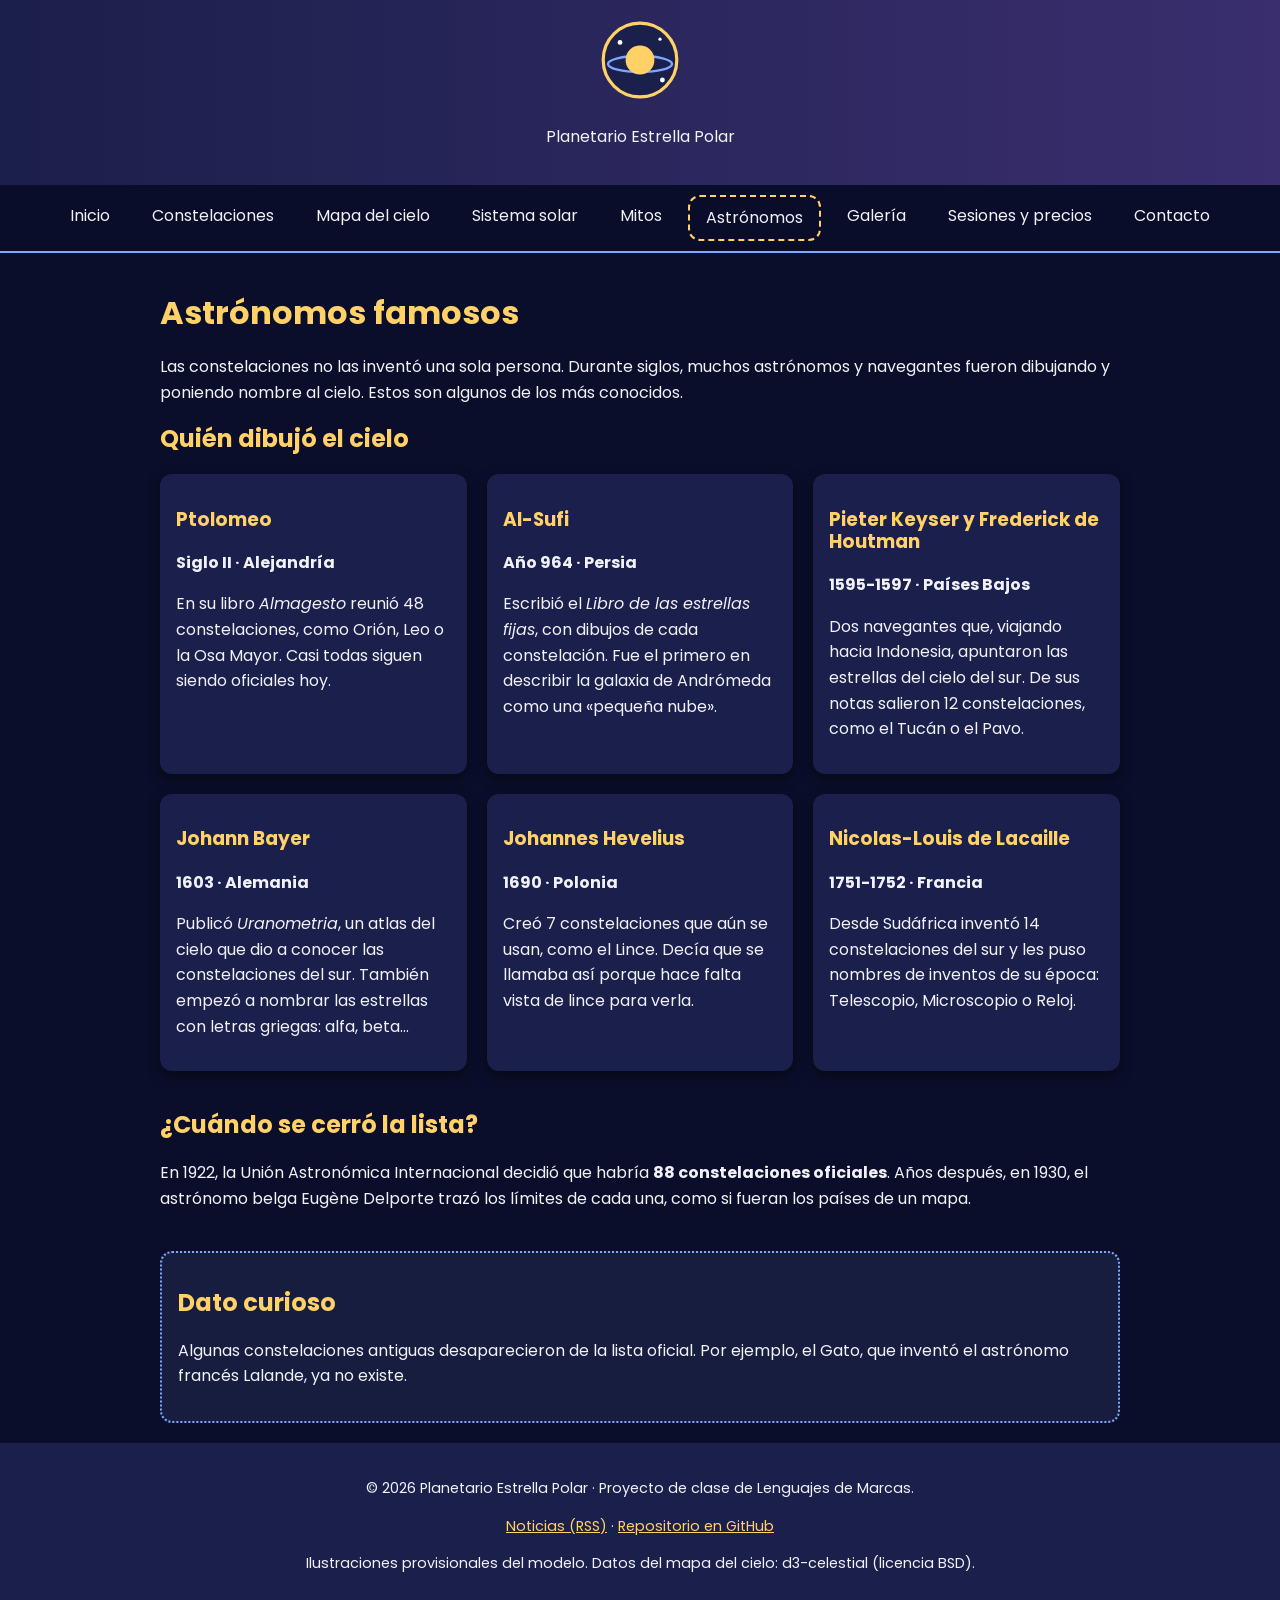
<file: astronomos.html>
<!DOCTYPE html>
<html lang="es">
<head>
  <meta charset="UTF-8">
  <meta name="viewport" content="width=device-width, initial-scale=1.0">
  <meta name="description" content="Astrónomos y navegantes famosos que dibujaron y pusieron nombre a las constelaciones.">
  <title>Astrónomos · Planetario Estrella Polar</title>
  <link rel="icon" href="img/favicon.svg" type="image/svg+xml">
  <link rel="alternate" type="application/rss+xml" title="Noticias del planetario" href="noticias.xml">
  <link href="https://fonts.googleapis.com/css2?family=Poppins:wght@400;700&amp;display=swap" rel="stylesheet">
  <link rel="stylesheet" href="css/estilos.css?v=2">
  <script src="js/script.js?v=2" defer></script>
</head>
<body>
  <header>
    <img class="logo" src="img/logo.svg" alt="Logotipo del planetario: un planeta amarillo con un anillo azul" width="80" height="80">
    <p>Planetario Estrella Polar</p>
  </header>

  <nav>
    <ul>
      <li><a href="index.html">Inicio</a></li>
      <li><a href="constelaciones.html">Constelaciones</a></li>
      <li><a href="mapa.html">Mapa del cielo</a></li>
      <li><a href="sistema-solar.html">Sistema solar</a></li>
      <li><a href="mitos.html">Mitos</a></li>
      <li><a href="astronomos.html" class="activo">Astrónomos</a></li>
      <li><a href="galeria.html">Galería</a></li>
      <li><a href="sesiones.html">Sesiones y precios</a></li>
      <li><a href="contacto.html">Contacto</a></li>
    </ul>
  </nav>

  <main>
    <h1>Astrónomos famosos</h1>
    <p>Las constelaciones no las inventó una sola persona. Durante siglos, muchos astrónomos y navegantes fueron dibujando y poniendo nombre al cielo. Estos son algunos de los más conocidos.</p>

    <section>
      <h2>Quién dibujó el cielo</h2>
      <div class="tarjetas">
        <article class="tarjeta">
          <h3>Ptolomeo</h3>
          <p><strong>Siglo II · Alejandría</strong></p>
          <p>En su libro <em>Almagesto</em> reunió 48 constelaciones, como Orión, Leo o la Osa Mayor. Casi todas siguen siendo oficiales hoy.</p>
        </article>
        <article class="tarjeta">
          <h3>Al-Sufi</h3>
          <p><strong>Año 964 · Persia</strong></p>
          <p>Escribió el <em>Libro de las estrellas fijas</em>, con dibujos de cada constelación. Fue el primero en describir la galaxia de Andrómeda como una «pequeña nube».</p>
        </article>
        <article class="tarjeta">
          <h3>Pieter Keyser y Frederick de Houtman</h3>
          <p><strong>1595-1597 · Países Bajos</strong></p>
          <p>Dos navegantes que, viajando hacia Indonesia, apuntaron las estrellas del cielo del sur. De sus notas salieron 12 constelaciones, como el Tucán o el Pavo.</p>
        </article>
        <article class="tarjeta">
          <h3>Johann Bayer</h3>
          <p><strong>1603 · Alemania</strong></p>
          <p>Publicó <em>Uranometria</em>, un atlas del cielo que dio a conocer las constelaciones del sur. También empezó a nombrar las estrellas con letras griegas: alfa, beta…</p>
        </article>
        <article class="tarjeta">
          <h3>Johannes Hevelius</h3>
          <p><strong>1690 · Polonia</strong></p>
          <p>Creó 7 constelaciones que aún se usan, como el Lince. Decía que se llamaba así porque hace falta vista de lince para verla.</p>
        </article>
        <article class="tarjeta">
          <h3>Nicolas-Louis de Lacaille</h3>
          <p><strong>1751-1752 · Francia</strong></p>
          <p>Desde Sudáfrica inventó 14 constelaciones del sur y les puso nombres de inventos de su época: Telescopio, Microscopio o Reloj.</p>
        </article>
      </div>
    </section>

    <section>
      <h2>¿Cuándo se cerró la lista?</h2>
      <p>En 1922, la Unión Astronómica Internacional decidió que habría <strong>88 constelaciones oficiales</strong>. Años después, en 1930, el astrónomo belga Eugène Delporte trazó los límites de cada una, como si fueran los países de un mapa.</p>
    </section>

    <aside class="dato-curioso">
      <h2>Dato curioso</h2>
      <p>Algunas constelaciones antiguas desaparecieron de la lista oficial. Por ejemplo, el Gato, que inventó el astrónomo francés Lalande, ya no existe.</p>
    </aside>
  </main>

  <footer>
    <p>&copy; 2026 Planetario Estrella Polar · Proyecto de clase de Lenguajes de Marcas.</p>
    <p>
      <a href="noticias.xml">Noticias (RSS)</a> ·
      <a href="https://github.com/kiravsl2018/planetario-modelo" target="_blank" rel="noopener">Repositorio en GitHub</a>
    </p>
    <p>Ilustraciones provisionales del modelo. Datos del mapa del cielo: d3-celestial (licencia BSD).</p>
  </footer>
</body>
</html>
</file>
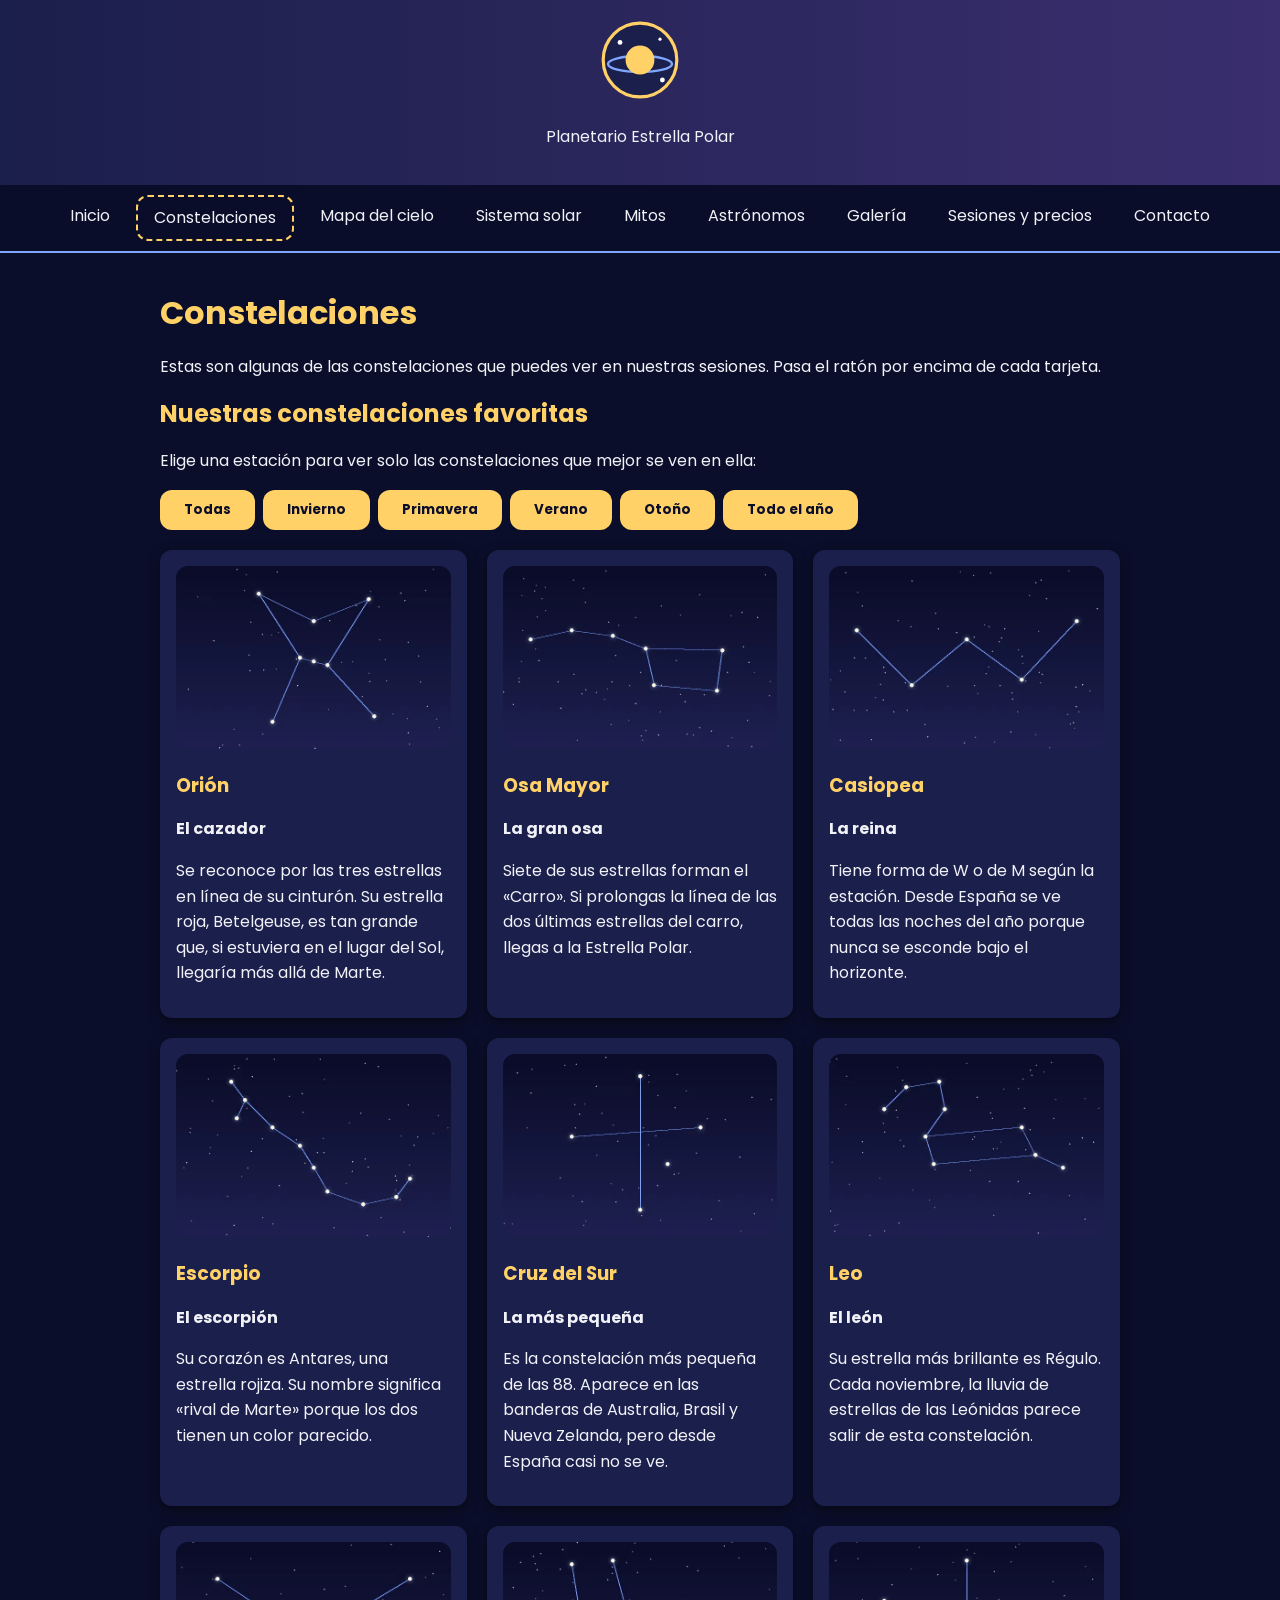
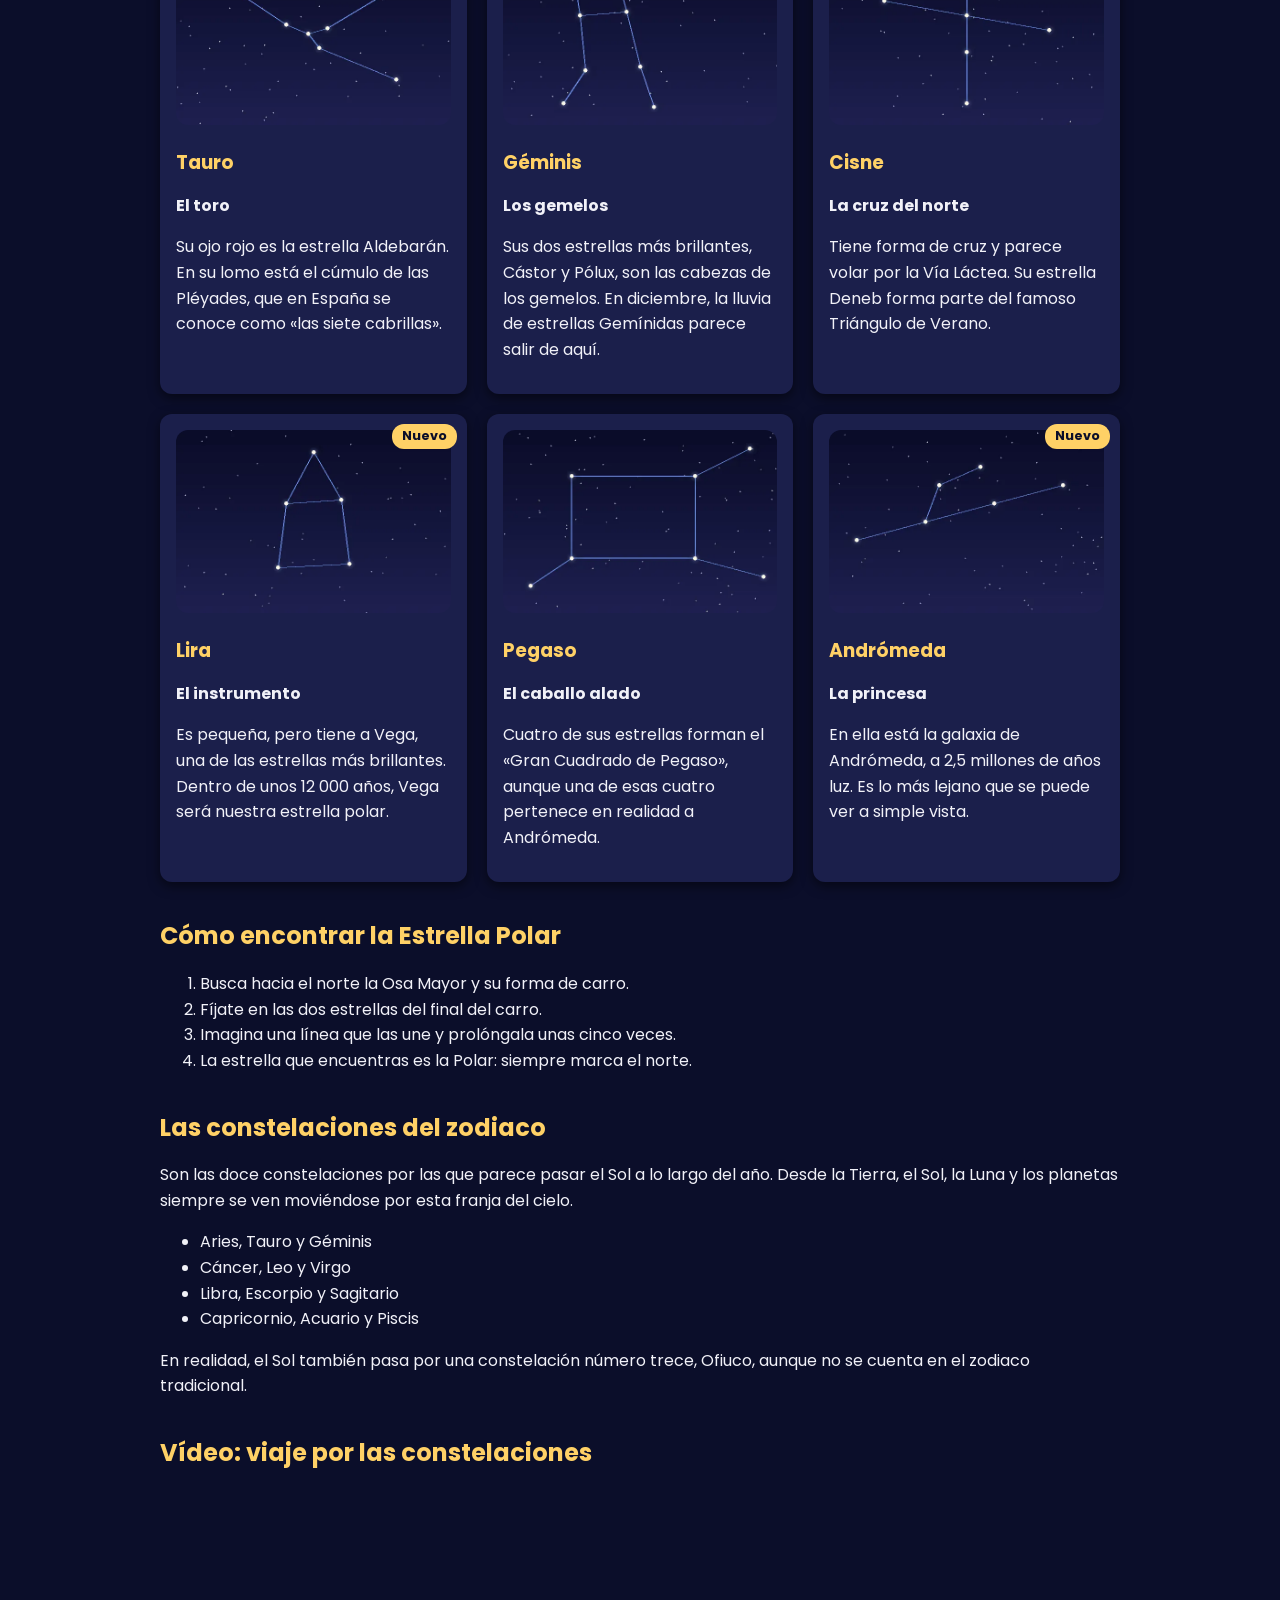
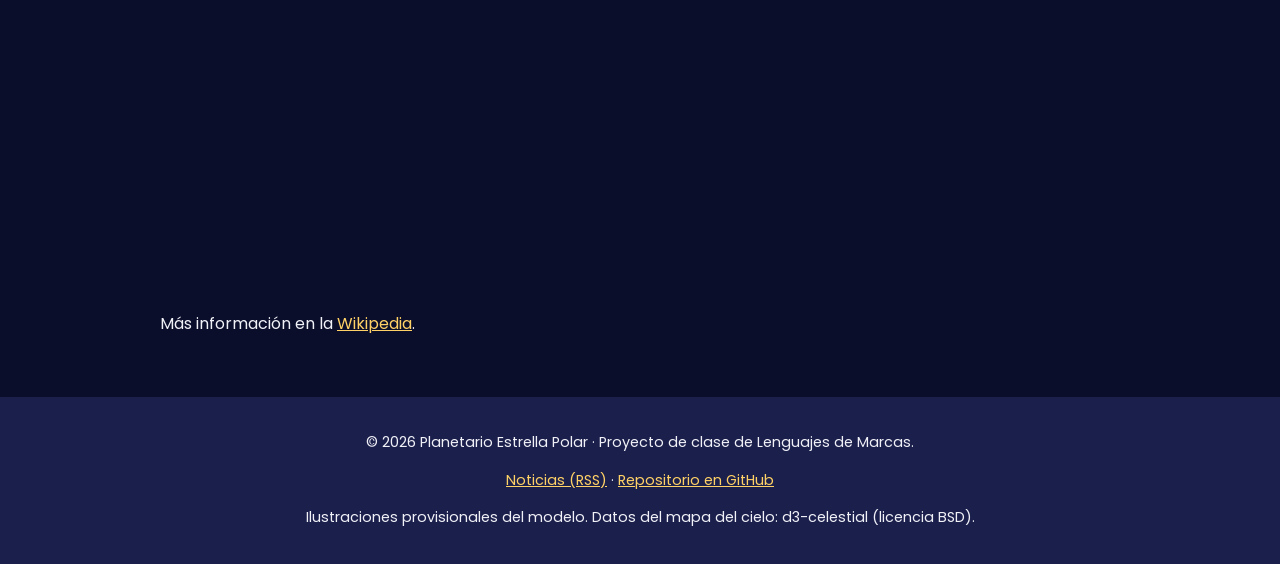
<file: constelaciones.html>
<!DOCTYPE html>
<html lang="es">
<head>
  <meta charset="UTF-8">
  <meta name="viewport" content="width=device-width, initial-scale=1.0">
  <meta name="description" content="Catálogo de constelaciones: Orión, Osa Mayor, Casiopea y más, con sus datos curiosos.">
  <title>Constelaciones · Planetario Estrella Polar</title>
  <link rel="icon" href="img/favicon.svg" type="image/svg+xml">
  <link rel="alternate" type="application/rss+xml" title="Noticias del planetario" href="noticias.xml">
  <link href="https://fonts.googleapis.com/css2?family=Poppins:wght@400;700&amp;display=swap" rel="stylesheet">
  <link rel="stylesheet" href="css/estilos.css?v=2">
  <script src="js/script.js?v=2" defer></script>
</head>
<body>
  <header>
    <img class="logo" src="img/logo.svg" alt="Logotipo del planetario: un planeta amarillo con un anillo azul" width="80" height="80">
    <p>Planetario Estrella Polar</p>
  </header>

  <nav>
    <ul>
      <li><a href="index.html">Inicio</a></li>
      <li><a href="constelaciones.html" class="activo">Constelaciones</a></li>
      <li><a href="mapa.html">Mapa del cielo</a></li>
      <li><a href="sistema-solar.html">Sistema solar</a></li>
      <li><a href="mitos.html">Mitos</a></li>
      <li><a href="astronomos.html">Astrónomos</a></li>
      <li><a href="galeria.html">Galería</a></li>
      <li><a href="sesiones.html">Sesiones y precios</a></li>
      <li><a href="contacto.html">Contacto</a></li>
    </ul>
  </nav>

  <main>
    <h1>Constelaciones</h1>
    <p>Estas son algunas de las constelaciones que puedes ver en nuestras sesiones. Pasa el ratón por encima de cada tarjeta.</p>

    <section>
      <h2>Nuestras constelaciones favoritas</h2>
      <p>Elige una estación para ver solo las constelaciones que mejor se ven en ella:</p>
      <div class="filtros">
        <button type="button" class="filtro" data-filtro="todas">Todas</button>
        <button type="button" class="filtro" data-filtro="invierno">Invierno</button>
        <button type="button" class="filtro" data-filtro="primavera">Primavera</button>
        <button type="button" class="filtro" data-filtro="verano">Verano</button>
        <button type="button" class="filtro" data-filtro="otono">Otoño</button>
        <button type="button" class="filtro" data-filtro="todo">Todo el año</button>
      </div>
      <div class="tarjetas">
        <article class="tarjeta" data-estacion="invierno">
          <img src="img/orion.webp" alt="Dibujo de las estrellas de Orión unidas por líneas azules sobre un cielo nocturno" width="600" height="400">
          <h3>Orión</h3>
          <p><strong>El cazador</strong></p>
          <p>Se reconoce por las tres estrellas en línea de su cinturón. Su estrella roja, Betelgeuse, es tan grande que, si estuviera en el lugar del Sol, llegaría más allá de Marte.</p>
        </article>
        <article class="tarjeta" data-estacion="todo">
          <img src="img/osa-mayor.webp" alt="Dibujo de las estrellas de Osa Mayor unidas por líneas azules sobre un cielo nocturno" width="600" height="400">
          <h3>Osa Mayor</h3>
          <p><strong>La gran osa</strong></p>
          <p>Siete de sus estrellas forman el «Carro». Si prolongas la línea de las dos últimas estrellas del carro, llegas a la Estrella Polar.</p>
        </article>
        <article class="tarjeta" data-estacion="todo">
          <img src="img/casiopea.webp" alt="Dibujo de las estrellas de Casiopea unidas por líneas azules sobre un cielo nocturno" width="600" height="400">
          <h3>Casiopea</h3>
          <p><strong>La reina</strong></p>
          <p>Tiene forma de W o de M según la estación. Desde España se ve todas las noches del año porque nunca se esconde bajo el horizonte.</p>
        </article>
        <article class="tarjeta" data-estacion="verano">
          <img src="img/escorpio.webp" alt="Dibujo de las estrellas de Escorpio unidas por líneas azules sobre un cielo nocturno" width="600" height="400">
          <h3>Escorpio</h3>
          <p><strong>El escorpión</strong></p>
          <p>Su corazón es Antares, una estrella rojiza. Su nombre significa «rival de Marte» porque los dos tienen un color parecido.</p>
        </article>
        <article class="tarjeta" data-estacion="primavera">
          <img src="img/cruz-del-sur.webp" alt="Dibujo de las estrellas de Cruz del Sur unidas por líneas azules sobre un cielo nocturno" width="600" height="400">
          <h3>Cruz del Sur</h3>
          <p><strong>La más pequeña</strong></p>
          <p>Es la constelación más pequeña de las 88. Aparece en las banderas de Australia, Brasil y Nueva Zelanda, pero desde España casi no se ve.</p>
        </article>
        <article class="tarjeta" data-estacion="primavera">
          <img src="img/leo.webp" alt="Dibujo de las estrellas de Leo unidas por líneas azules sobre un cielo nocturno" width="600" height="400">
          <h3>Leo</h3>
          <p><strong>El león</strong></p>
          <p>Su estrella más brillante es Régulo. Cada noviembre, la lluvia de estrellas de las Leónidas parece salir de esta constelación.</p>
        </article>
        <article class="tarjeta" data-estacion="invierno">
          <img src="img/tauro.webp" alt="Dibujo de las estrellas de Tauro unidas por líneas azules sobre un cielo nocturno" width="600" height="400">
          <h3>Tauro</h3>
          <p><strong>El toro</strong></p>
          <p>Su ojo rojo es la estrella Aldebarán. En su lomo está el cúmulo de las Pléyades, que en España se conoce como «las siete cabrillas».</p>
        </article>
        <article class="tarjeta" data-estacion="invierno">
          <img src="img/geminis.webp" alt="Dibujo de las estrellas de Géminis unidas por líneas azules sobre un cielo nocturno" width="600" height="400">
          <h3>Géminis</h3>
          <p><strong>Los gemelos</strong></p>
          <p>Sus dos estrellas más brillantes, Cástor y Pólux, son las cabezas de los gemelos. En diciembre, la lluvia de estrellas Gemínidas parece salir de aquí.</p>
        </article>
        <article class="tarjeta" data-estacion="verano">
          <img src="img/cisne.webp" alt="Dibujo de las estrellas de Cisne unidas por líneas azules sobre un cielo nocturno" width="600" height="400">
          <h3>Cisne</h3>
          <p><strong>La cruz del norte</strong></p>
          <p>Tiene forma de cruz y parece volar por la Vía Láctea. Su estrella Deneb forma parte del famoso Triángulo de Verano.</p>
        </article>
        <article class="tarjeta" data-estacion="verano">
          <span class="etiqueta">Nuevo</span>
          <img src="img/lira.webp" alt="Dibujo de las estrellas de Lira unidas por líneas azules sobre un cielo nocturno" width="600" height="400">
          <h3>Lira</h3>
          <p><strong>El instrumento</strong></p>
          <p>Es pequeña, pero tiene a Vega, una de las estrellas más brillantes. Dentro de unos 12 000 años, Vega será nuestra estrella polar.</p>
        </article>
        <article class="tarjeta" data-estacion="otono">
          <img src="img/pegaso.webp" alt="Dibujo de las estrellas de Pegaso unidas por líneas azules sobre un cielo nocturno" width="600" height="400">
          <h3>Pegaso</h3>
          <p><strong>El caballo alado</strong></p>
          <p>Cuatro de sus estrellas forman el «Gran Cuadrado de Pegaso», aunque una de esas cuatro pertenece en realidad a Andrómeda.</p>
        </article>
        <article class="tarjeta" data-estacion="otono">
          <span class="etiqueta">Nuevo</span>
          <img src="img/andromeda.webp" alt="Dibujo de las estrellas de Andrómeda unidas por líneas azules sobre un cielo nocturno" width="600" height="400">
          <h3>Andrómeda</h3>
          <p><strong>La princesa</strong></p>
          <p>En ella está la galaxia de Andrómeda, a 2,5 millones de años luz. Es lo más lejano que se puede ver a simple vista.</p>
        </article>
      </div>
    </section>

    <section>
      <h2>Cómo encontrar la Estrella Polar</h2>
      <ol>
        <li>Busca hacia el norte la Osa Mayor y su forma de carro.</li>
        <li>Fíjate en las dos estrellas del final del carro.</li>
        <li>Imagina una línea que las une y prolóngala unas cinco veces.</li>
        <li>La estrella que encuentras es la Polar: siempre marca el norte.</li>
      </ol>
    </section>

    <section>
      <h2>Las constelaciones del zodiaco</h2>
      <p>Son las doce constelaciones por las que parece pasar el Sol a lo largo del año. Desde la Tierra, el Sol, la Luna y los planetas siempre se ven moviéndose por esta franja del cielo.</p>
      <ul>
        <li>Aries, Tauro y Géminis</li>
        <li>Cáncer, Leo y Virgo</li>
        <li>Libra, Escorpio y Sagitario</li>
        <li>Capricornio, Acuario y Piscis</li>
      </ul>
      <p>En realidad, el Sol también pasa por una constelación número trece, Ofiuco, aunque no se cuenta en el zodiaco tradicional.</p>
    </section>

    <section>
      <h2>Vídeo: viaje por las constelaciones</h2>
      <iframe src="https://www.youtube.com/embed/ID_DEL_VIDEO" title="Vídeo de YouTube sobre cómo reconocer las constelaciones" allowfullscreen></iframe>
      <p>Más información en la <a href="https://es.wikipedia.org/wiki/Constelación" target="_blank" rel="noopener">Wikipedia</a>.</p>
    </section>
  </main>

  <footer>
    <p>&copy; 2026 Planetario Estrella Polar · Proyecto de clase de Lenguajes de Marcas.</p>
    <p>
      <a href="noticias.xml">Noticias (RSS)</a> ·
      <a href="https://github.com/kiravsl2018/planetario-modelo" target="_blank" rel="noopener">Repositorio en GitHub</a>
    </p>
    <p>Ilustraciones provisionales del modelo. Datos del mapa del cielo: d3-celestial (licencia BSD).</p>
  </footer>
</body>
</html>
</file>
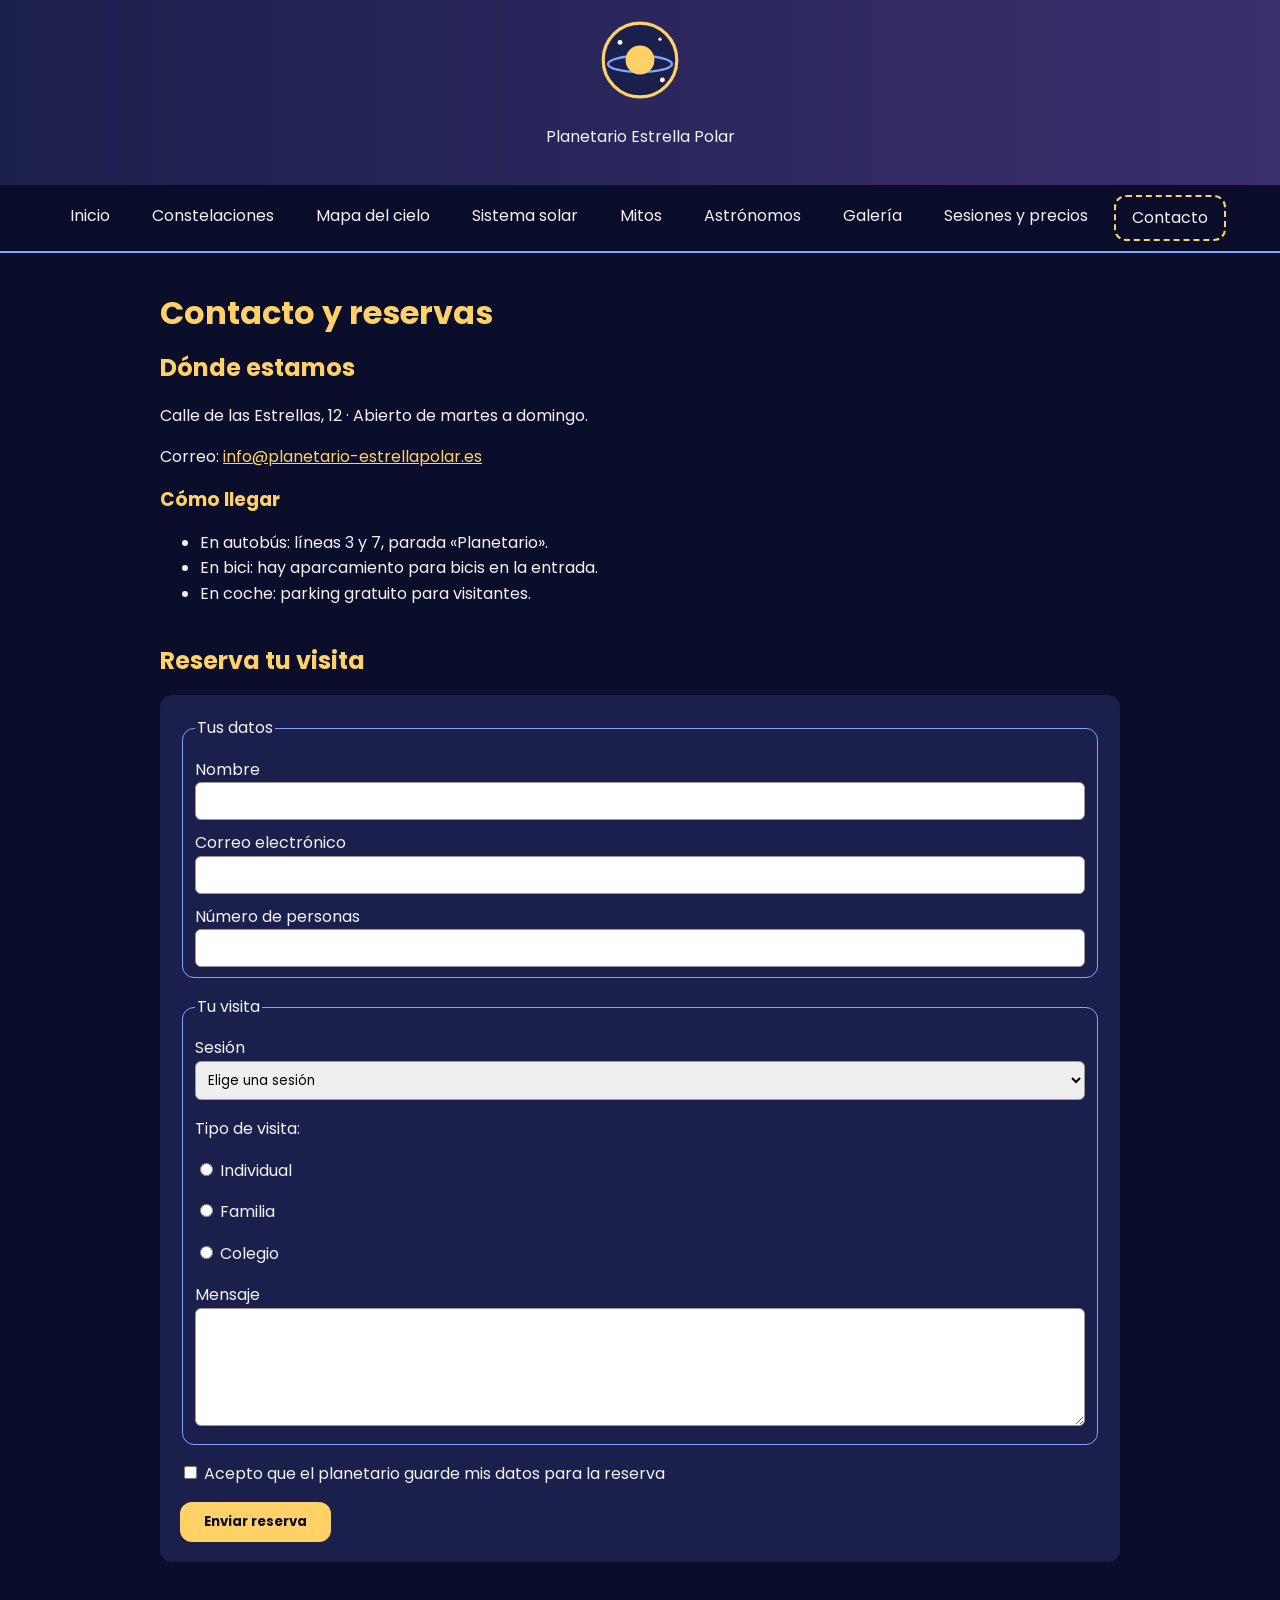
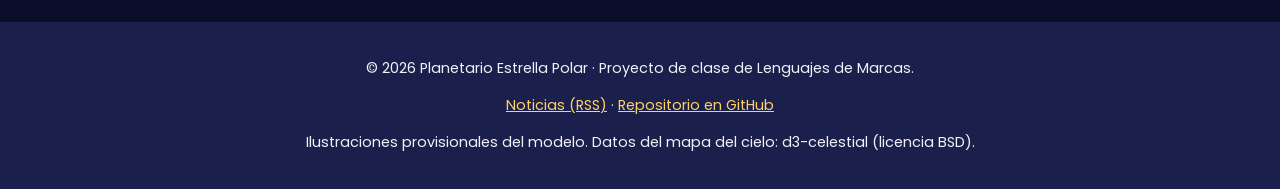
<file: contacto.html>
<!DOCTYPE html>
<html lang="es">
<head>
  <meta charset="UTF-8">
  <meta name="viewport" content="width=device-width, initial-scale=1.0">
  <meta name="description" content="Contacta con el planetario y reserva tu visita con nuestro formulario.">
  <title>Contacto · Planetario Estrella Polar</title>
  <link rel="icon" href="img/favicon.svg" type="image/svg+xml">
  <link rel="alternate" type="application/rss+xml" title="Noticias del planetario" href="noticias.xml">
  <link href="https://fonts.googleapis.com/css2?family=Poppins:wght@400;700&amp;display=swap" rel="stylesheet">
  <link rel="stylesheet" href="css/estilos.css?v=2">
  <script src="js/script.js?v=2" defer></script>
</head>
<body>
  <header>
    <img class="logo" src="img/logo.svg" alt="Logotipo del planetario: un planeta amarillo con un anillo azul" width="80" height="80">
    <p>Planetario Estrella Polar</p>
  </header>

  <nav>
    <ul>
      <li><a href="index.html">Inicio</a></li>
      <li><a href="constelaciones.html">Constelaciones</a></li>
      <li><a href="mapa.html">Mapa del cielo</a></li>
      <li><a href="sistema-solar.html">Sistema solar</a></li>
      <li><a href="mitos.html">Mitos</a></li>
      <li><a href="astronomos.html">Astrónomos</a></li>
      <li><a href="galeria.html">Galería</a></li>
      <li><a href="sesiones.html">Sesiones y precios</a></li>
      <li><a href="contacto.html" class="activo">Contacto</a></li>
    </ul>
  </nav>

  <main>
    <h1>Contacto y reservas</h1>

    <section>
      <h2>Dónde estamos</h2>
      <p>Calle de las Estrellas, 12 · Abierto de martes a domingo.</p>
      <p>Correo: <a href="mailto:info@planetario-estrellapolar.es">info@planetario-estrellapolar.es</a></p>
      <h3>Cómo llegar</h3>
      <ul>
        <li>En autobús: líneas 3 y 7, parada «Planetario».</li>
        <li>En bici: hay aparcamiento para bicis en la entrada.</li>
        <li>En coche: parking gratuito para visitantes.</li>
      </ul>
    </section>

    <section>
      <h2>Reserva tu visita</h2>
      <form action="#" method="post">
        <fieldset>
          <legend>Tus datos</legend>
          <label for="nombre">Nombre</label>
          <input class="campo" type="text" id="nombre" name="nombre" required>

          <label for="correo">Correo electrónico</label>
          <input class="campo" type="email" id="correo" name="correo" required>

          <label for="personas">Número de personas</label>
          <input class="campo" type="number" id="personas" name="personas" min="1" max="30" required>
        </fieldset>

        <fieldset>
          <legend>Tu visita</legend>
          <label for="sesion">Sesión</label>
          <select class="campo" id="sesion" name="sesion" required>
            <option value="">Elige una sesión</option>
            <option value="cielo">El cielo de esta noche</option>
            <option value="invierno">Constelaciones de invierno</option>
            <option value="mitos">Mitos de las estrellas</option>
            <option value="telescopio">Noche de observación</option>
          </select>

          <p>Tipo de visita:</p>
          <p>
            <input type="radio" id="individual" name="tipo" value="individual" required>
            <label class="opcion" for="individual">Individual</label>
          </p>
          <p>
            <input type="radio" id="familia" name="tipo" value="familia">
            <label class="opcion" for="familia">Familia</label>
          </p>
          <p>
            <input type="radio" id="colegio" name="tipo" value="colegio">
            <label class="opcion" for="colegio">Colegio</label>
          </p>

          <label for="mensaje">Mensaje</label>
          <textarea class="campo" id="mensaje" name="mensaje" rows="5"></textarea>
        </fieldset>

        <p>
          <input type="checkbox" id="acepto" name="acepto" required>
          <label class="opcion" for="acepto">Acepto que el planetario guarde mis datos para la reserva</label>
        </p>

        <button type="submit">Enviar reserva</button>
      </form>
    </section>
  </main>

  <footer>
    <p>&copy; 2026 Planetario Estrella Polar · Proyecto de clase de Lenguajes de Marcas.</p>
    <p>
      <a href="noticias.xml">Noticias (RSS)</a> ·
      <a href="https://github.com/kiravsl2018/planetario-modelo" target="_blank" rel="noopener">Repositorio en GitHub</a>
    </p>
    <p>Ilustraciones provisionales del modelo. Datos del mapa del cielo: d3-celestial (licencia BSD).</p>
  </footer>
</body>
</html>
</file>
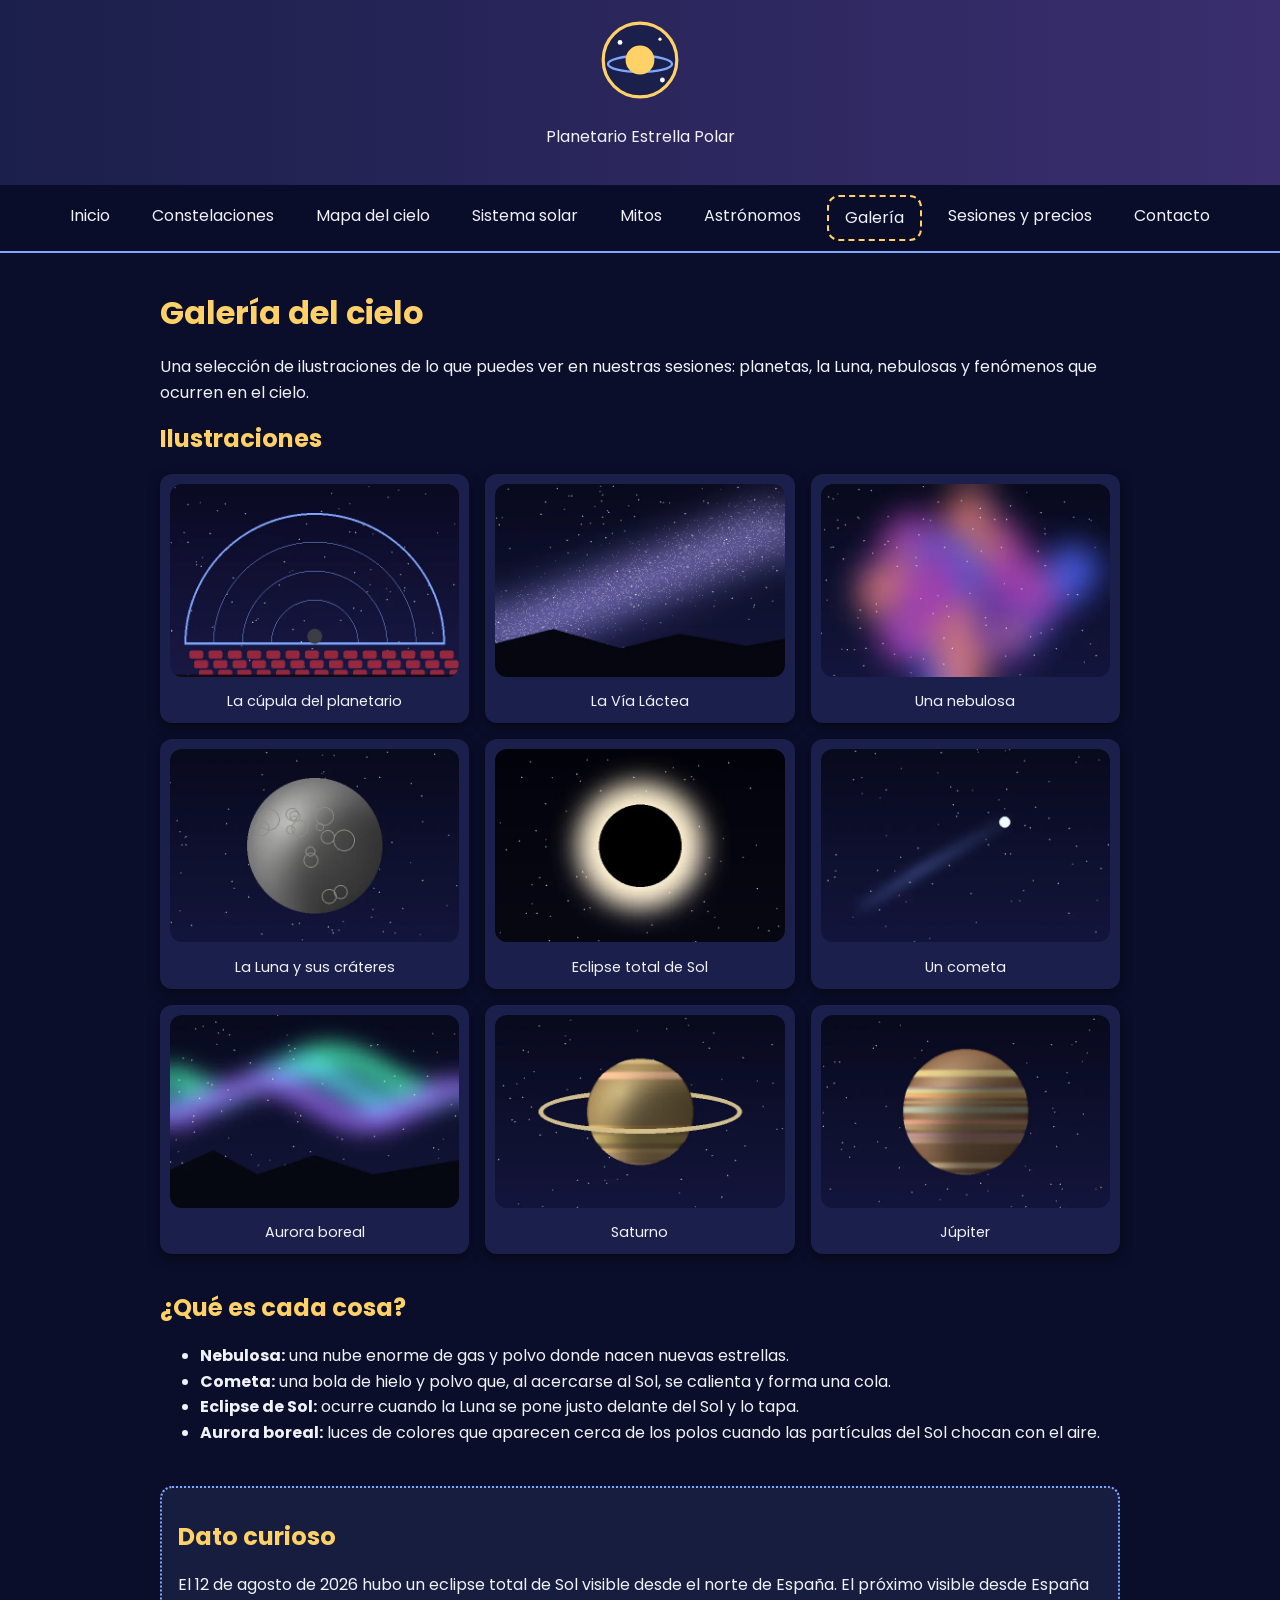
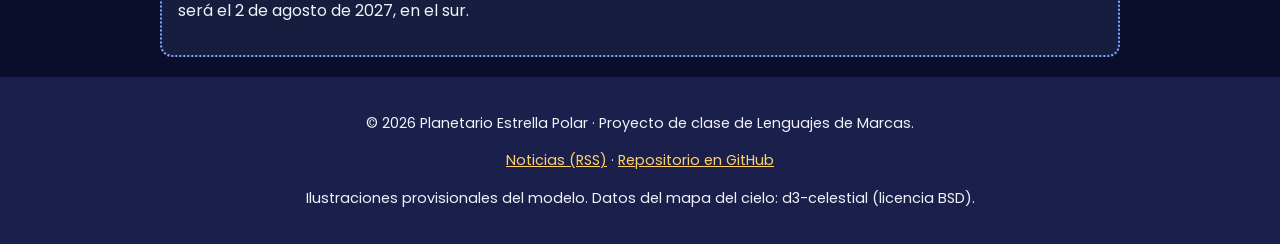
<file: galeria.html>
<!DOCTYPE html>
<html lang="es">
<head>
  <meta charset="UTF-8">
  <meta name="viewport" content="width=device-width, initial-scale=1.0">
  <meta name="description" content="Galería de ilustraciones del cielo: planetas, la Luna, nebulosas, cometas y eclipses.">
  <title>Galería · Planetario Estrella Polar</title>
  <link rel="icon" href="img/favicon.svg" type="image/svg+xml">
  <link rel="alternate" type="application/rss+xml" title="Noticias del planetario" href="noticias.xml">
  <link href="https://fonts.googleapis.com/css2?family=Poppins:wght@400;700&amp;display=swap" rel="stylesheet">
  <link rel="stylesheet" href="css/estilos.css?v=2">
  <script src="js/script.js?v=2" defer></script>
</head>
<body>
  <header>
    <img class="logo" src="img/logo.svg" alt="Logotipo del planetario: un planeta amarillo con un anillo azul" width="80" height="80">
    <p>Planetario Estrella Polar</p>
  </header>

  <nav>
    <ul>
      <li><a href="index.html">Inicio</a></li>
      <li><a href="constelaciones.html">Constelaciones</a></li>
      <li><a href="mapa.html">Mapa del cielo</a></li>
      <li><a href="sistema-solar.html">Sistema solar</a></li>
      <li><a href="mitos.html">Mitos</a></li>
      <li><a href="astronomos.html">Astrónomos</a></li>
      <li><a href="galeria.html" class="activo">Galería</a></li>
      <li><a href="sesiones.html">Sesiones y precios</a></li>
      <li><a href="contacto.html">Contacto</a></li>
    </ul>
  </nav>

  <main>
    <h1>Galería del cielo</h1>
    <p>Una selección de ilustraciones de lo que puedes ver en nuestras sesiones: planetas, la Luna, nebulosas y fenómenos que ocurren en el cielo.</p>

    <section>
      <h2>Ilustraciones</h2>
      <div class="galeria">
        <figure>
          <img src="img/cupula.webp" alt="Ilustración: Interior de la cúpula del planetario con sus butacas" width="600" height="400">
          <figcaption>La cúpula del planetario</figcaption>
        </figure>
        <figure>
          <img src="img/via-lactea.webp" alt="Ilustración: La Vía Láctea cruzando el cielo sobre unas montañas" width="600" height="400">
          <figcaption>La Vía Láctea</figcaption>
        </figure>
        <figure>
          <img src="img/nebulosa.webp" alt="Ilustración: Nube de gas de colores rosa y azul entre las estrellas" width="600" height="400">
          <figcaption>Una nebulosa</figcaption>
        </figure>
        <figure>
          <img src="img/luna.webp" alt="Ilustración: La Luna llena con sus cráteres" width="600" height="400">
          <figcaption>La Luna y sus cráteres</figcaption>
        </figure>
        <figure>
          <img src="img/eclipse.webp" alt="Ilustración: Eclipse total de Sol con la corona brillando alrededor de la Luna" width="600" height="400">
          <figcaption>Eclipse total de Sol</figcaption>
        </figure>
        <figure>
          <img src="img/cometa.webp" alt="Ilustración: Cometa con su cola azulada cruzando el cielo" width="600" height="400">
          <figcaption>Un cometa</figcaption>
        </figure>
        <figure>
          <img src="img/aurora.webp" alt="Ilustración: Aurora boreal verde y morada sobre unas montañas" width="600" height="400">
          <figcaption>Aurora boreal</figcaption>
        </figure>
        <figure>
          <img src="img/saturno.webp" alt="Ilustración: El planeta Saturno con sus anillos" width="600" height="400">
          <figcaption>Saturno</figcaption>
        </figure>
        <figure>
          <img src="img/jupiter.webp" alt="Ilustración: El planeta Júpiter con sus bandas de nubes" width="600" height="400">
          <figcaption>Júpiter</figcaption>
        </figure>
      </div>
    </section>

    <section>
      <h2>¿Qué es cada cosa?</h2>
      <ul>
        <li><strong>Nebulosa:</strong> una nube enorme de gas y polvo donde nacen nuevas estrellas.</li>
        <li><strong>Cometa:</strong> una bola de hielo y polvo que, al acercarse al Sol, se calienta y forma una cola.</li>
        <li><strong>Eclipse de Sol:</strong> ocurre cuando la Luna se pone justo delante del Sol y lo tapa.</li>
        <li><strong>Aurora boreal:</strong> luces de colores que aparecen cerca de los polos cuando las partículas del Sol chocan con el aire.</li>
      </ul>
    </section>

    <aside class="dato-curioso">
      <h2>Dato curioso</h2>
      <p>El 12 de agosto de 2026 hubo un eclipse total de Sol visible desde el norte de España. El próximo visible desde España será el 2 de agosto de 2027, en el sur.</p>
    </aside>
  </main>

  <footer>
    <p>&copy; 2026 Planetario Estrella Polar · Proyecto de clase de Lenguajes de Marcas.</p>
    <p>
      <a href="noticias.xml">Noticias (RSS)</a> ·
      <a href="https://github.com/kiravsl2018/planetario-modelo" target="_blank" rel="noopener">Repositorio en GitHub</a>
    </p>
    <p>Ilustraciones provisionales del modelo. Datos del mapa del cielo: d3-celestial (licencia BSD).</p>
  </footer>
</body>
</html>
</file>
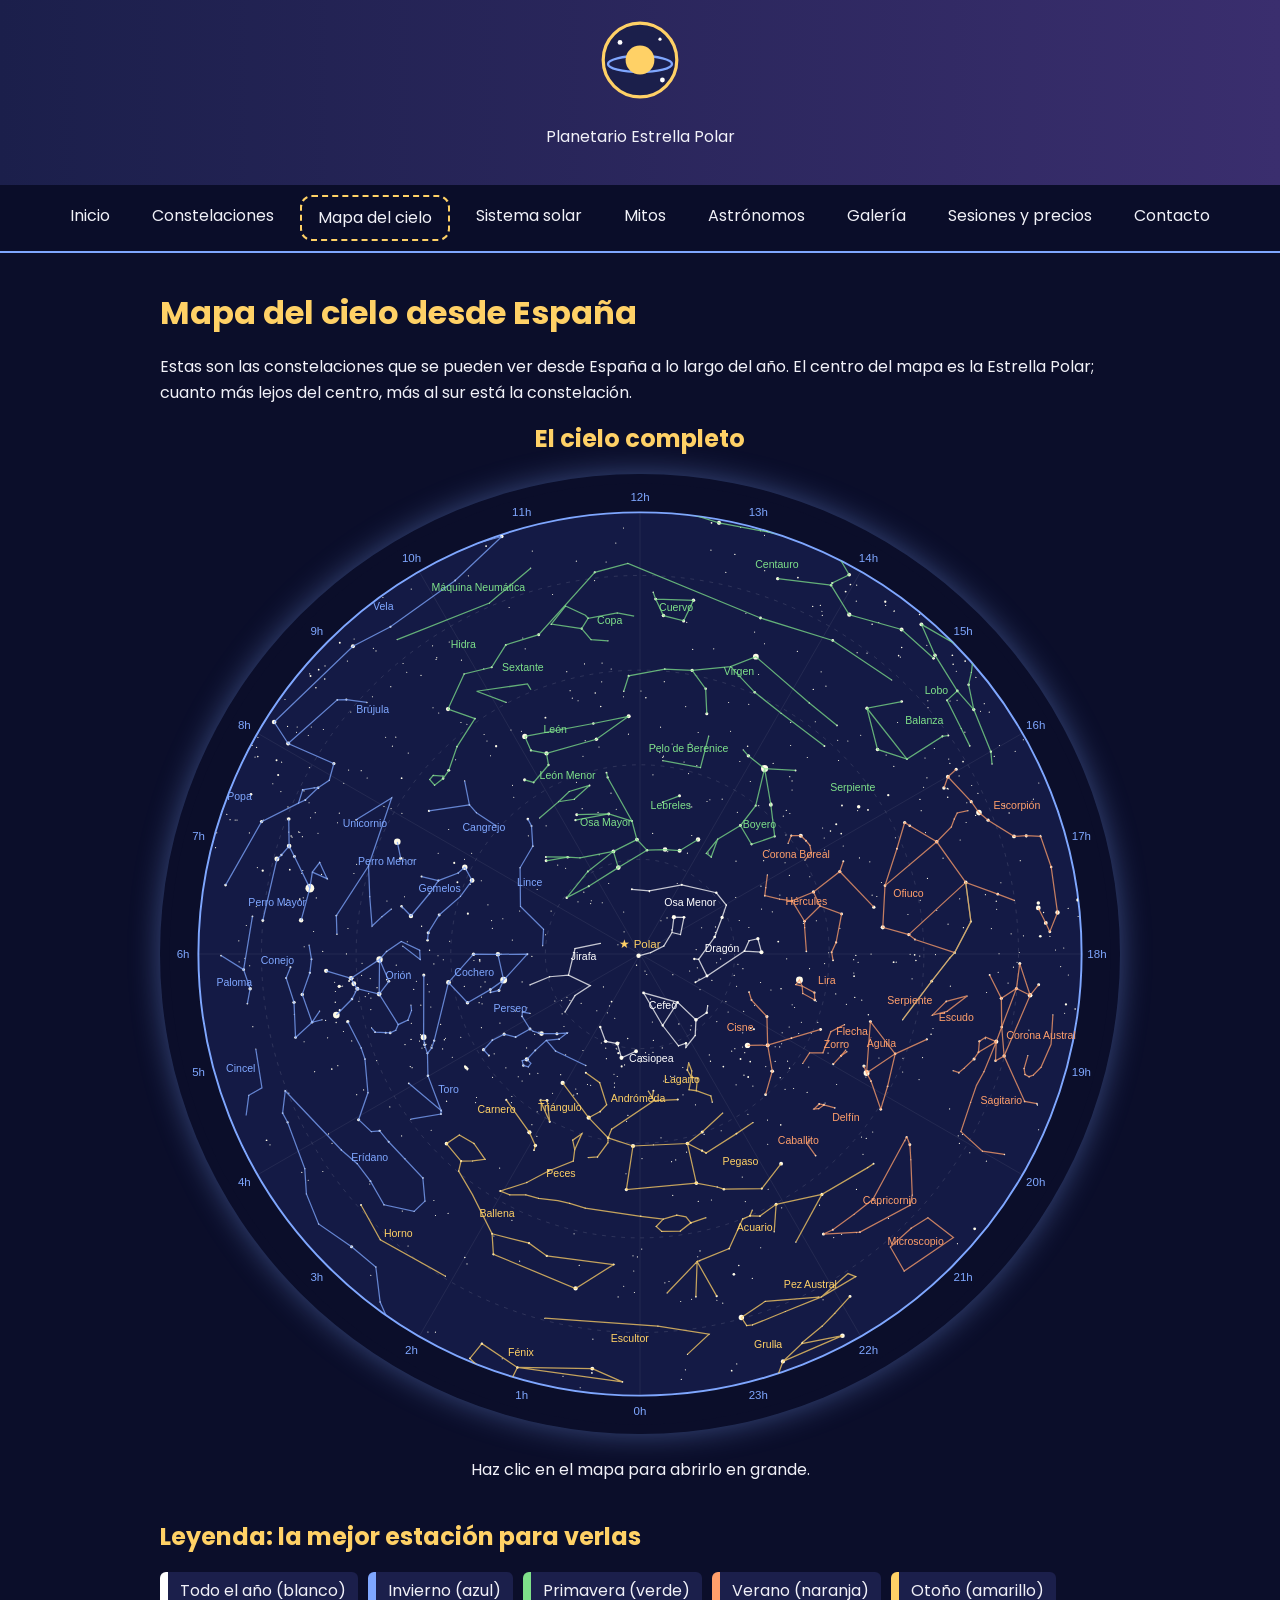
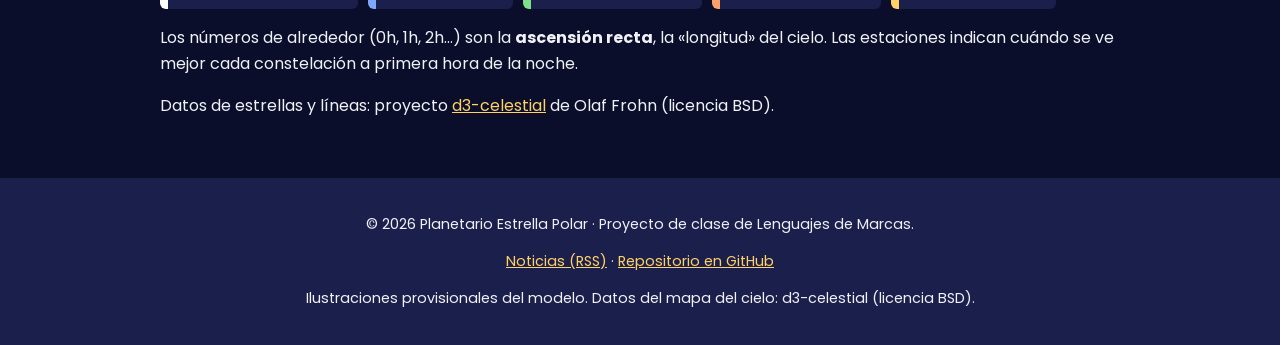
<file: mapa.html>
<!DOCTYPE html>
<html lang="es">
<head>
  <meta charset="UTF-8">
  <meta name="viewport" content="width=device-width, initial-scale=1.0">
  <meta name="description" content="Mapa del cielo con todas las constelaciones que se pueden ver desde España, por estaciones.">
  <title>Mapa del cielo · Planetario Estrella Polar</title>
  <link rel="icon" href="img/favicon.svg" type="image/svg+xml">
  <link rel="alternate" type="application/rss+xml" title="Noticias del planetario" href="noticias.xml">
  <link href="https://fonts.googleapis.com/css2?family=Poppins:wght@400;700&amp;display=swap" rel="stylesheet">
  <link rel="stylesheet" href="css/estilos.css?v=2">
  <script src="js/script.js?v=2" defer></script>
</head>
<body>
  <header>
    <img class="logo" src="img/logo.svg" alt="Logotipo del planetario: un planeta amarillo con un anillo azul" width="80" height="80">
    <p>Planetario Estrella Polar</p>
  </header>

  <nav>
    <ul>
      <li><a href="index.html">Inicio</a></li>
      <li><a href="constelaciones.html">Constelaciones</a></li>
      <li><a href="mapa.html" class="activo">Mapa del cielo</a></li>
      <li><a href="sistema-solar.html">Sistema solar</a></li>
      <li><a href="mitos.html">Mitos</a></li>
      <li><a href="astronomos.html">Astrónomos</a></li>
      <li><a href="galeria.html">Galería</a></li>
      <li><a href="sesiones.html">Sesiones y precios</a></li>
      <li><a href="contacto.html">Contacto</a></li>
    </ul>
  </nav>

  <main>
    <h1>Mapa del cielo desde España</h1>
    <p>Estas son las constelaciones que se pueden ver desde España a lo largo del año. El centro del mapa es la Estrella Polar; cuanto más lejos del centro, más al sur está la constelación.</p>

    <section class="mapa">
      <h2>El cielo completo</h2>
      <a href="img/mapa-cielo.svg" target="_blank" rel="noopener">
        <img src="img/mapa-cielo.svg" alt="Mapa circular del cielo con las constelaciones visibles desde España, unidas por líneas de colores según la estación del año, con la Estrella Polar en el centro" width="1000" height="1000">
      </a>
      <p>Haz clic en el mapa para abrirlo en grande.</p>
    </section>

    <section>
      <h2>Leyenda: la mejor estación para verlas</h2>
      <ul class="leyenda">
        <li class="todo-el-ano">Todo el año (blanco)</li>
        <li class="invierno">Invierno (azul)</li>
        <li class="primavera">Primavera (verde)</li>
        <li class="verano">Verano (naranja)</li>
        <li class="otono">Otoño (amarillo)</li>
      </ul>
      <p>Los números de alrededor (0h, 1h, 2h…) son la <strong>ascensión recta</strong>, la «longitud» del cielo. Las estaciones indican cuándo se ve mejor cada constelación a primera hora de la noche.</p>
      <p>Datos de estrellas y líneas: proyecto <a href="https://github.com/ofrohn/d3-celestial" target="_blank" rel="noopener">d3-celestial</a> de Olaf Frohn (licencia BSD).</p>
    </section>
  </main>

  <footer>
    <p>&copy; 2026 Planetario Estrella Polar · Proyecto de clase de Lenguajes de Marcas.</p>
    <p>
      <a href="noticias.xml">Noticias (RSS)</a> ·
      <a href="https://github.com/kiravsl2018/planetario-modelo" target="_blank" rel="noopener">Repositorio en GitHub</a>
    </p>
    <p>Ilustraciones provisionales del modelo. Datos del mapa del cielo: d3-celestial (licencia BSD).</p>
  </footer>
</body>
</html>
</file>
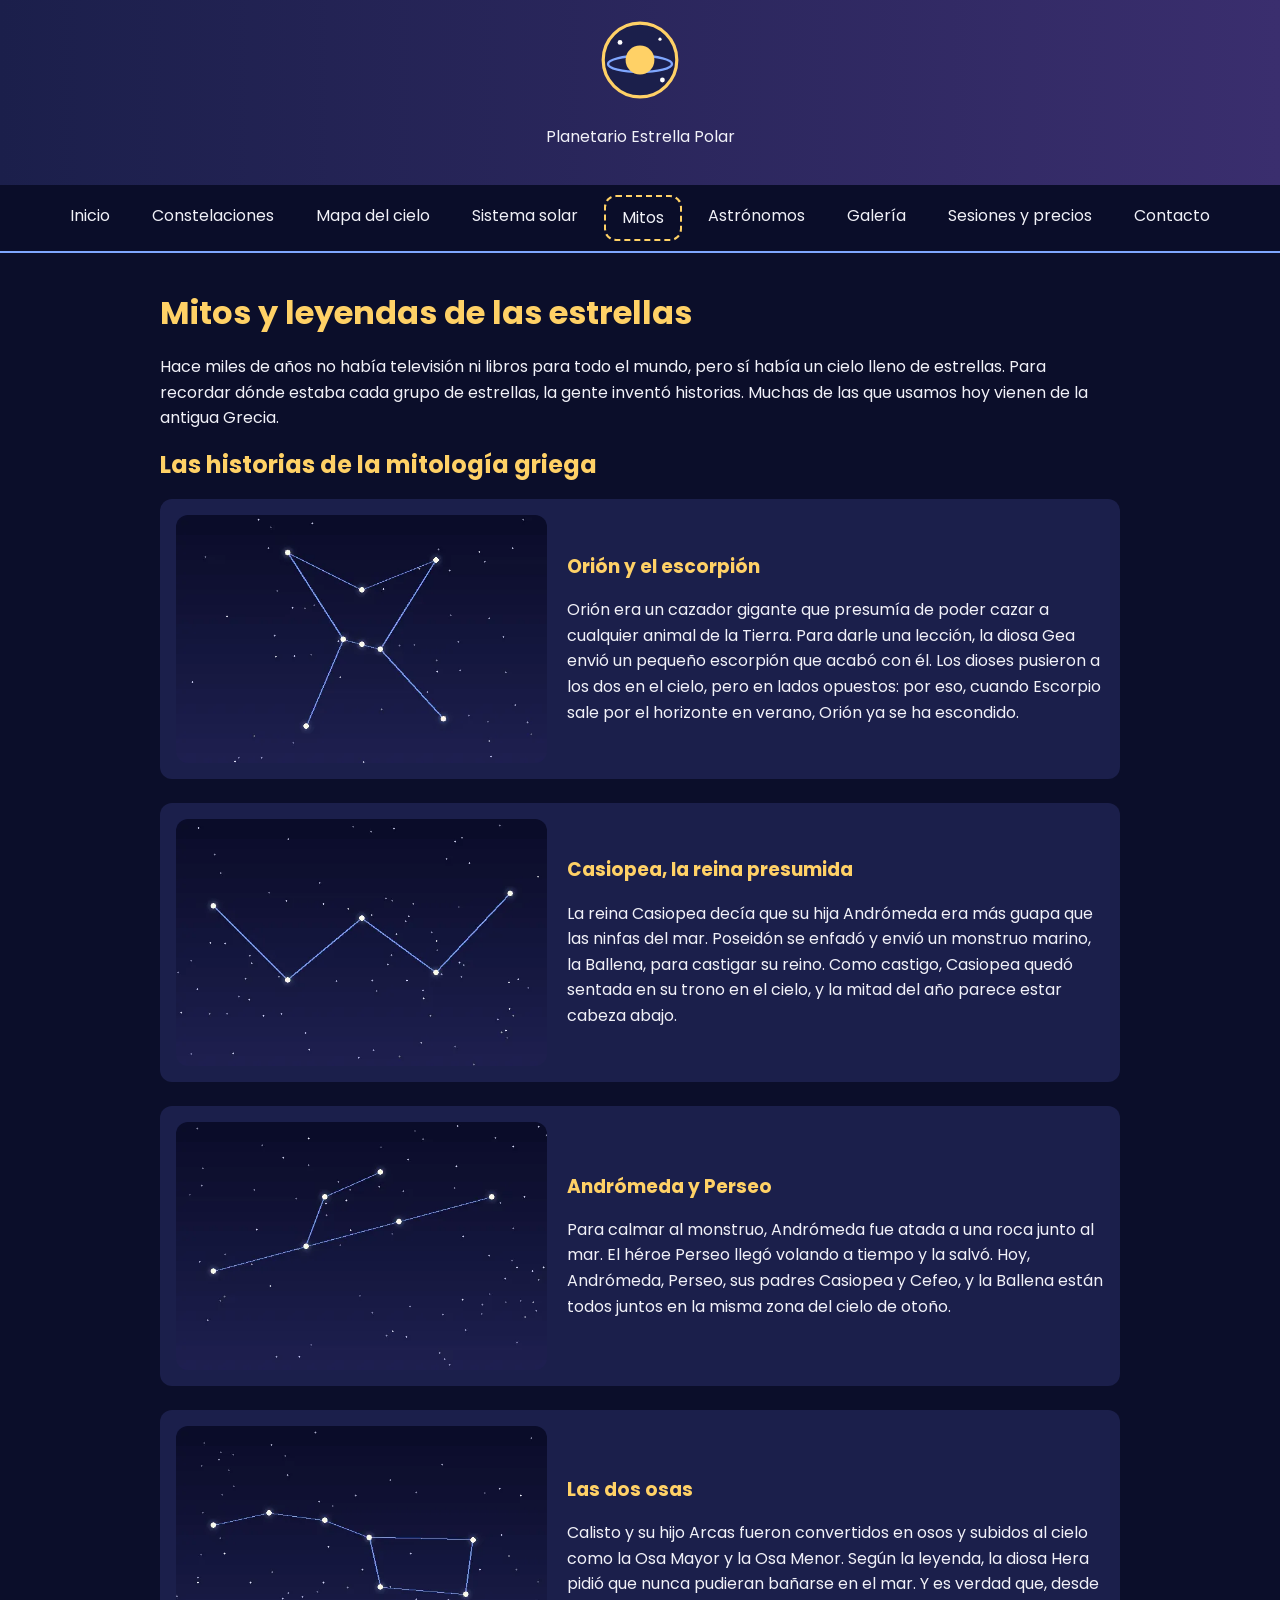
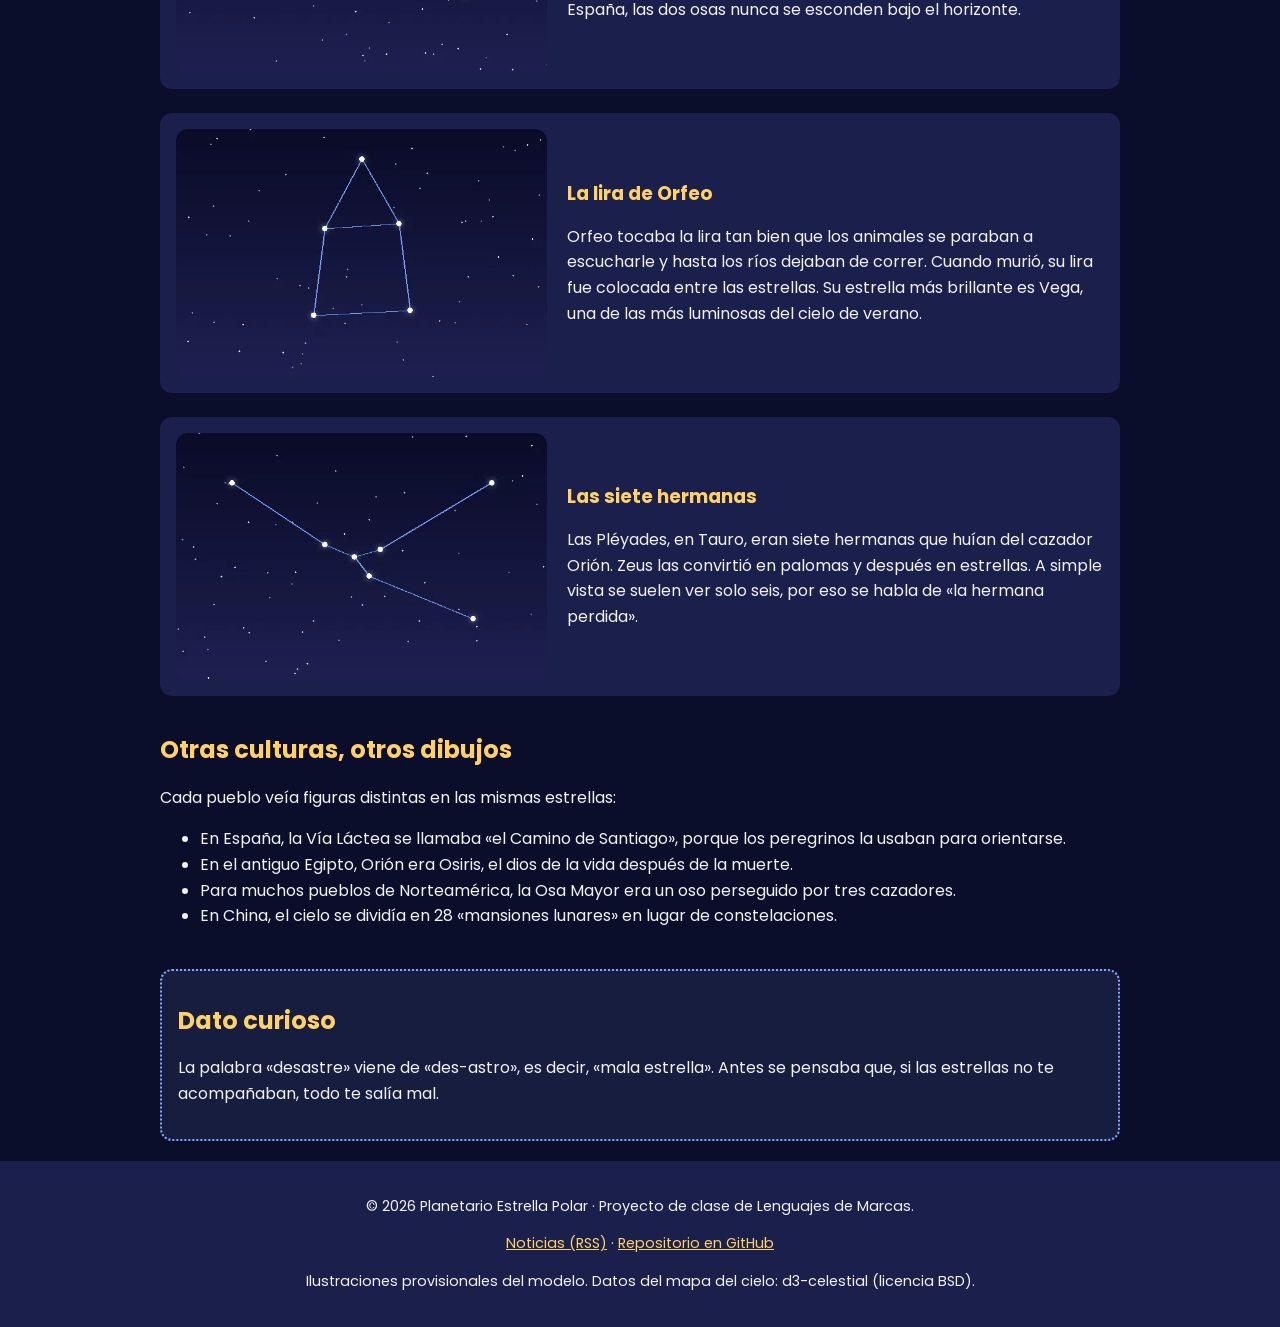
<file: mitos.html>
<!DOCTYPE html>
<html lang="es">
<head>
  <meta charset="UTF-8">
  <meta name="viewport" content="width=device-width, initial-scale=1.0">
  <meta name="description" content="Mitos y leyendas que explican el origen de los nombres de las constelaciones.">
  <title>Mitos · Planetario Estrella Polar</title>
  <link rel="icon" href="img/favicon.svg" type="image/svg+xml">
  <link rel="alternate" type="application/rss+xml" title="Noticias del planetario" href="noticias.xml">
  <link href="https://fonts.googleapis.com/css2?family=Poppins:wght@400;700&amp;display=swap" rel="stylesheet">
  <link rel="stylesheet" href="css/estilos.css?v=2">
  <script src="js/script.js?v=2" defer></script>
</head>
<body>
  <header>
    <img class="logo" src="img/logo.svg" alt="Logotipo del planetario: un planeta amarillo con un anillo azul" width="80" height="80">
    <p>Planetario Estrella Polar</p>
  </header>

  <nav>
    <ul>
      <li><a href="index.html">Inicio</a></li>
      <li><a href="constelaciones.html">Constelaciones</a></li>
      <li><a href="mapa.html">Mapa del cielo</a></li>
      <li><a href="sistema-solar.html">Sistema solar</a></li>
      <li><a href="mitos.html" class="activo">Mitos</a></li>
      <li><a href="astronomos.html">Astrónomos</a></li>
      <li><a href="galeria.html">Galería</a></li>
      <li><a href="sesiones.html">Sesiones y precios</a></li>
      <li><a href="contacto.html">Contacto</a></li>
    </ul>
  </nav>

  <main>
    <h1>Mitos y leyendas de las estrellas</h1>
    <p>Hace miles de años no había televisión ni libros para todo el mundo, pero sí había un cielo lleno de estrellas. Para recordar dónde estaba cada grupo de estrellas, la gente inventó historias. Muchas de las que usamos hoy vienen de la antigua Grecia.</p>

    <section>
      <h2>Las historias de la mitología griega</h2>
      <article class="mito">
        <img src="img/orion.webp" alt="Dibujo de las estrellas de la constelación relacionada con el mito de Orión y el escorpión" width="600" height="400">
        <div>
          <h3>Orión y el escorpión</h3>
          <p>Orión era un cazador gigante que presumía de poder cazar a cualquier animal de la Tierra. Para darle una lección, la diosa Gea envió un pequeño escorpión que acabó con él. Los dioses pusieron a los dos en el cielo, pero en lados opuestos: por eso, cuando Escorpio sale por el horizonte en verano, Orión ya se ha escondido.</p>
        </div>
      </article>

      <article class="mito">
        <img src="img/casiopea.webp" alt="Dibujo de las estrellas de la constelación relacionada con el mito de Casiopea, la reina presumida" width="600" height="400">
        <div>
          <h3>Casiopea, la reina presumida</h3>
          <p>La reina Casiopea decía que su hija Andrómeda era más guapa que las ninfas del mar. Poseidón se enfadó y envió un monstruo marino, la Ballena, para castigar su reino. Como castigo, Casiopea quedó sentada en su trono en el cielo, y la mitad del año parece estar cabeza abajo.</p>
        </div>
      </article>

      <article class="mito">
        <img src="img/andromeda.webp" alt="Dibujo de las estrellas de la constelación relacionada con el mito de Andrómeda y Perseo" width="600" height="400">
        <div>
          <h3>Andrómeda y Perseo</h3>
          <p>Para calmar al monstruo, Andrómeda fue atada a una roca junto al mar. El héroe Perseo llegó volando a tiempo y la salvó. Hoy, Andrómeda, Perseo, sus padres Casiopea y Cefeo, y la Ballena están todos juntos en la misma zona del cielo de otoño.</p>
        </div>
      </article>

      <article class="mito">
        <img src="img/osa-mayor.webp" alt="Dibujo de las estrellas de la constelación relacionada con el mito de Las dos osas" width="600" height="400">
        <div>
          <h3>Las dos osas</h3>
          <p>Calisto y su hijo Arcas fueron convertidos en osos y subidos al cielo como la Osa Mayor y la Osa Menor. Según la leyenda, la diosa Hera pidió que nunca pudieran bañarse en el mar. Y es verdad que, desde España, las dos osas nunca se esconden bajo el horizonte.</p>
        </div>
      </article>

      <article class="mito">
        <img src="img/lira.webp" alt="Dibujo de las estrellas de la constelación relacionada con el mito de La lira de Orfeo" width="600" height="400">
        <div>
          <h3>La lira de Orfeo</h3>
          <p>Orfeo tocaba la lira tan bien que los animales se paraban a escucharle y hasta los ríos dejaban de correr. Cuando murió, su lira fue colocada entre las estrellas. Su estrella más brillante es Vega, una de las más luminosas del cielo de verano.</p>
        </div>
      </article>

      <article class="mito">
        <img src="img/tauro.webp" alt="Dibujo de las estrellas de la constelación relacionada con el mito de Las siete hermanas" width="600" height="400">
        <div>
          <h3>Las siete hermanas</h3>
          <p>Las Pléyades, en Tauro, eran siete hermanas que huían del cazador Orión. Zeus las convirtió en palomas y después en estrellas. A simple vista se suelen ver solo seis, por eso se habla de «la hermana perdida».</p>
        </div>
      </article>
    </section>

    <section>
      <h2>Otras culturas, otros dibujos</h2>
      <p>Cada pueblo veía figuras distintas en las mismas estrellas:</p>
      <ul>
        <li>En España, la Vía Láctea se llamaba «el Camino de Santiago», porque los peregrinos la usaban para orientarse.</li>
        <li>En el antiguo Egipto, Orión era Osiris, el dios de la vida después de la muerte.</li>
        <li>Para muchos pueblos de Norteamérica, la Osa Mayor era un oso perseguido por tres cazadores.</li>
        <li>En China, el cielo se dividía en 28 «mansiones lunares» en lugar de constelaciones.</li>
      </ul>
    </section>

    <aside class="dato-curioso">
      <h2>Dato curioso</h2>
      <p>La palabra «desastre» viene de «des-astro», es decir, «mala estrella». Antes se pensaba que, si las estrellas no te acompañaban, todo te salía mal.</p>
    </aside>
  </main>

  <footer>
    <p>&copy; 2026 Planetario Estrella Polar · Proyecto de clase de Lenguajes de Marcas.</p>
    <p>
      <a href="noticias.xml">Noticias (RSS)</a> ·
      <a href="https://github.com/kiravsl2018/planetario-modelo" target="_blank" rel="noopener">Repositorio en GitHub</a>
    </p>
    <p>Ilustraciones provisionales del modelo. Datos del mapa del cielo: d3-celestial (licencia BSD).</p>
  </footer>
</body>
</html>
</file>
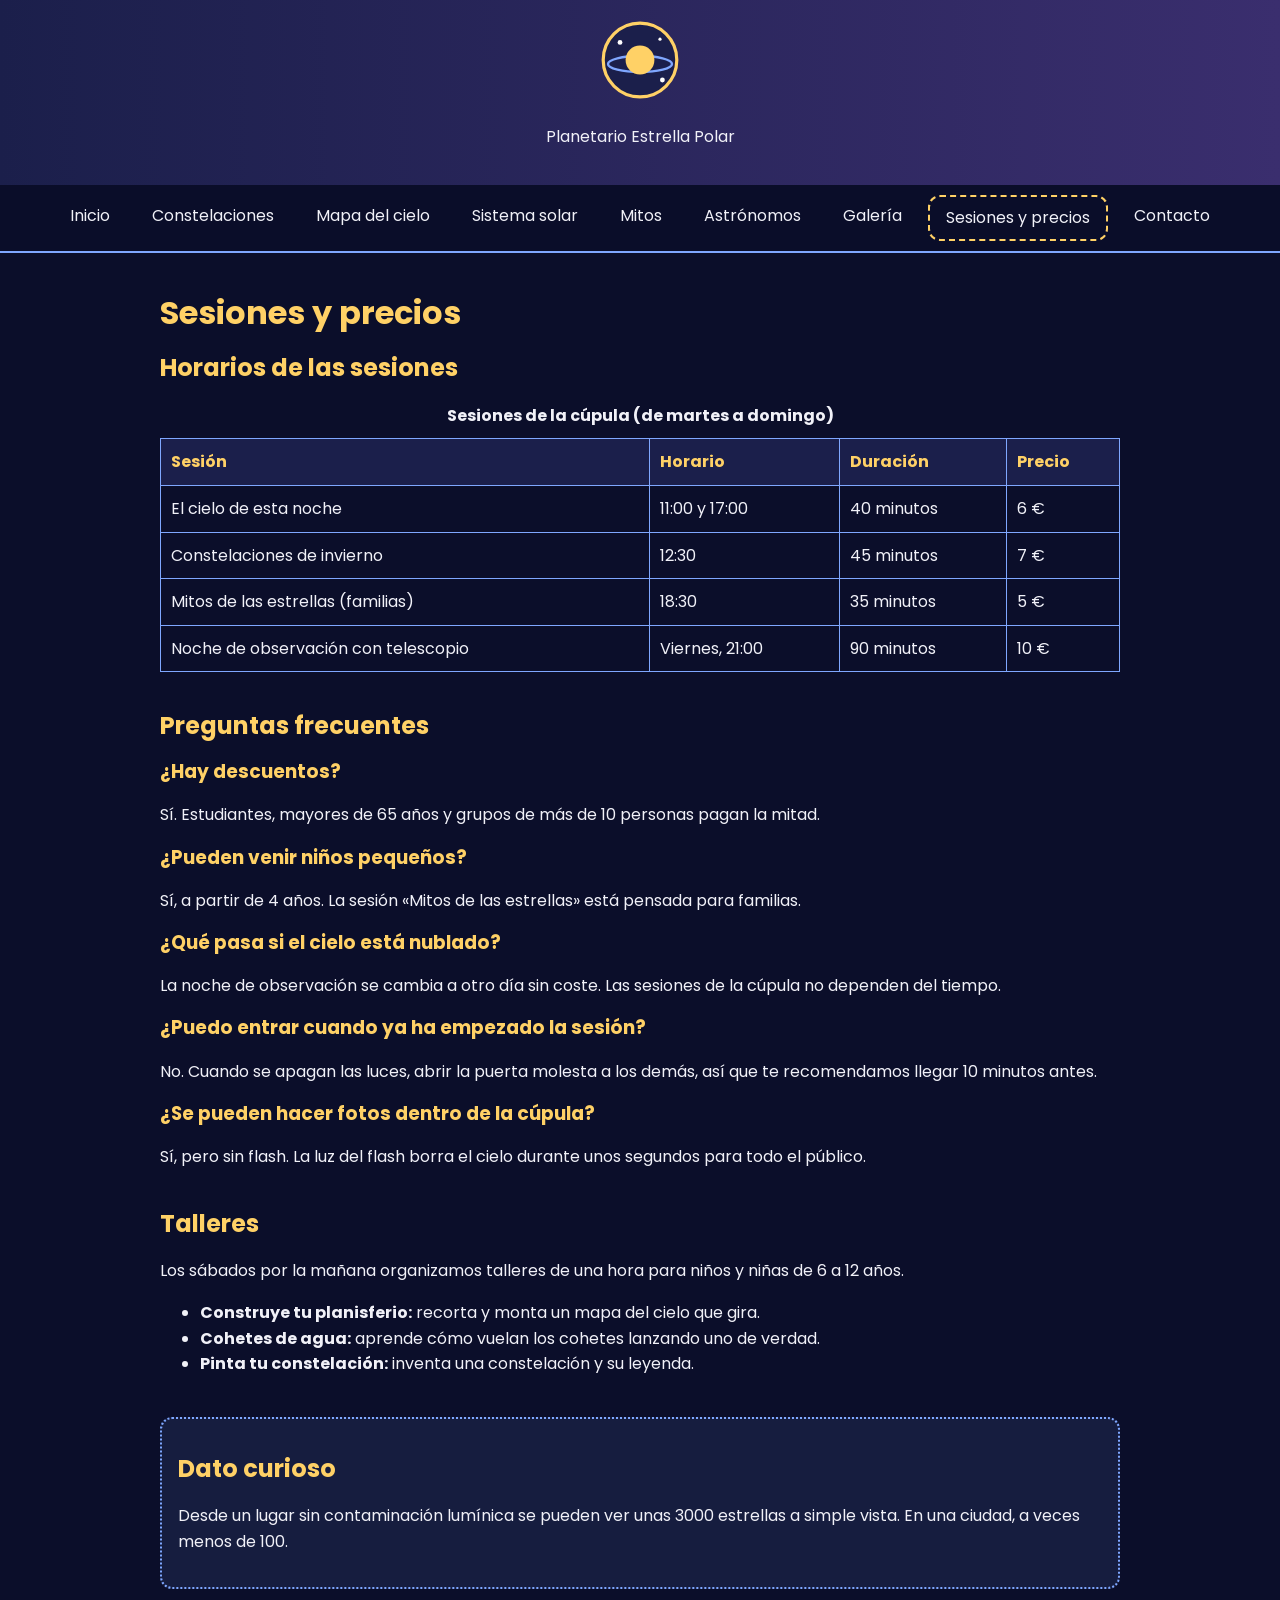
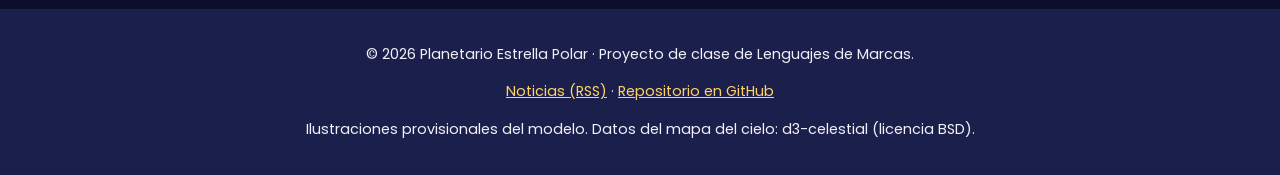
<file: sesiones.html>
<!DOCTYPE html>
<html lang="es">
<head>
  <meta charset="UTF-8">
  <meta name="viewport" content="width=device-width, initial-scale=1.0">
  <meta name="description" content="Horarios, precios, talleres y preguntas frecuentes de las sesiones del planetario.">
  <title>Sesiones y precios · Planetario Estrella Polar</title>
  <link rel="icon" href="img/favicon.svg" type="image/svg+xml">
  <link rel="alternate" type="application/rss+xml" title="Noticias del planetario" href="noticias.xml">
  <link href="https://fonts.googleapis.com/css2?family=Poppins:wght@400;700&amp;display=swap" rel="stylesheet">
  <link rel="stylesheet" href="css/estilos.css?v=2">
  <script src="js/script.js?v=2" defer></script>
</head>
<body>
  <header>
    <img class="logo" src="img/logo.svg" alt="Logotipo del planetario: un planeta amarillo con un anillo azul" width="80" height="80">
    <p>Planetario Estrella Polar</p>
  </header>

  <nav>
    <ul>
      <li><a href="index.html">Inicio</a></li>
      <li><a href="constelaciones.html">Constelaciones</a></li>
      <li><a href="mapa.html">Mapa del cielo</a></li>
      <li><a href="sistema-solar.html">Sistema solar</a></li>
      <li><a href="mitos.html">Mitos</a></li>
      <li><a href="astronomos.html">Astrónomos</a></li>
      <li><a href="galeria.html">Galería</a></li>
      <li><a href="sesiones.html" class="activo">Sesiones y precios</a></li>
      <li><a href="contacto.html">Contacto</a></li>
    </ul>
  </nav>

  <main>
    <h1>Sesiones y precios</h1>

    <section>
      <h2>Horarios de las sesiones</h2>
      <table>
        <caption>Sesiones de la cúpula (de martes a domingo)</caption>
        <thead>
          <tr>
            <th>Sesión</th>
            <th>Horario</th>
            <th>Duración</th>
            <th>Precio</th>
          </tr>
        </thead>
        <tbody>
          <tr>
            <td>El cielo de esta noche</td>
            <td>11:00 y 17:00</td>
            <td>40 minutos</td>
            <td>6 €</td>
          </tr>
          <tr>
            <td>Constelaciones de invierno</td>
            <td>12:30</td>
            <td>45 minutos</td>
            <td>7 €</td>
          </tr>
          <tr>
            <td>Mitos de las estrellas (familias)</td>
            <td>18:30</td>
            <td>35 minutos</td>
            <td>5 €</td>
          </tr>
          <tr>
            <td>Noche de observación con telescopio</td>
            <td>Viernes, 21:00</td>
            <td>90 minutos</td>
            <td>10 €</td>
          </tr>
        </tbody>
      </table>
    </section>

    <section>
      <h2>Preguntas frecuentes</h2>
      <article>
        <h3>¿Hay descuentos?</h3>
        <p>Sí. Estudiantes, mayores de 65 años y grupos de más de 10 personas pagan la mitad.</p>
      </article>
      <article>
        <h3>¿Pueden venir niños pequeños?</h3>
        <p>Sí, a partir de 4 años. La sesión «Mitos de las estrellas» está pensada para familias.</p>
      </article>
      <article>
        <h3>¿Qué pasa si el cielo está nublado?</h3>
        <p>La noche de observación se cambia a otro día sin coste. Las sesiones de la cúpula no dependen del tiempo.</p>
      </article>
      <article>
        <h3>¿Puedo entrar cuando ya ha empezado la sesión?</h3>
        <p>No. Cuando se apagan las luces, abrir la puerta molesta a los demás, así que te recomendamos llegar 10 minutos antes.</p>
      </article>
      <article>
        <h3>¿Se pueden hacer fotos dentro de la cúpula?</h3>
        <p>Sí, pero sin flash. La luz del flash borra el cielo durante unos segundos para todo el público.</p>
      </article>
    </section>

    <section>
      <h2>Talleres</h2>
      <p>Los sábados por la mañana organizamos talleres de una hora para niños y niñas de 6 a 12 años.</p>
      <ul>
        <li><strong>Construye tu planisferio:</strong> recorta y monta un mapa del cielo que gira.</li>
        <li><strong>Cohetes de agua:</strong> aprende cómo vuelan los cohetes lanzando uno de verdad.</li>
        <li><strong>Pinta tu constelación:</strong> inventa una constelación y su leyenda.</li>
      </ul>
    </section>

    <aside class="dato-curioso">
      <h2>Dato curioso</h2>
      <p>Desde un lugar sin contaminación lumínica se pueden ver unas 3000 estrellas a simple vista. En una ciudad, a veces menos de 100.</p>
    </aside>
  </main>

  <footer>
    <p>&copy; 2026 Planetario Estrella Polar · Proyecto de clase de Lenguajes de Marcas.</p>
    <p>
      <a href="noticias.xml">Noticias (RSS)</a> ·
      <a href="https://github.com/kiravsl2018/planetario-modelo" target="_blank" rel="noopener">Repositorio en GitHub</a>
    </p>
    <p>Ilustraciones provisionales del modelo. Datos del mapa del cielo: d3-celestial (licencia BSD).</p>
  </footer>
</body>
</html>
</file>
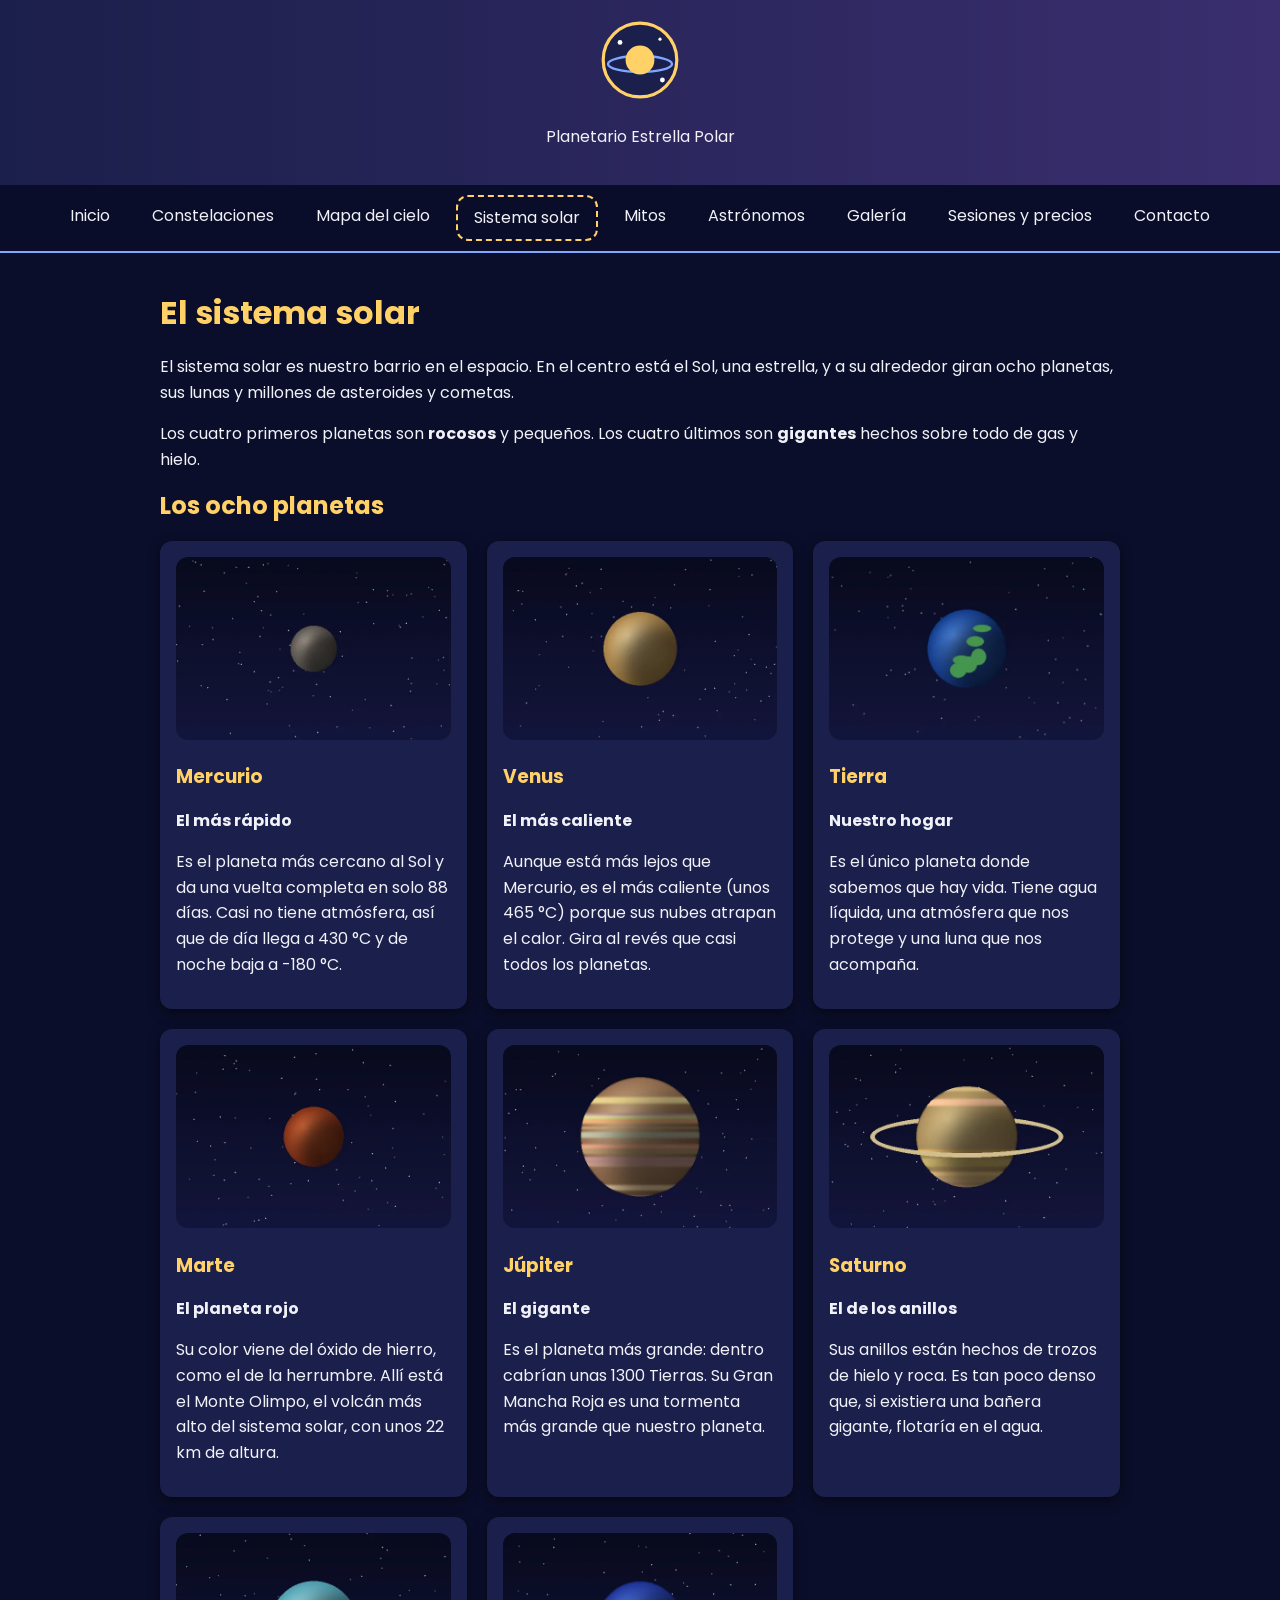
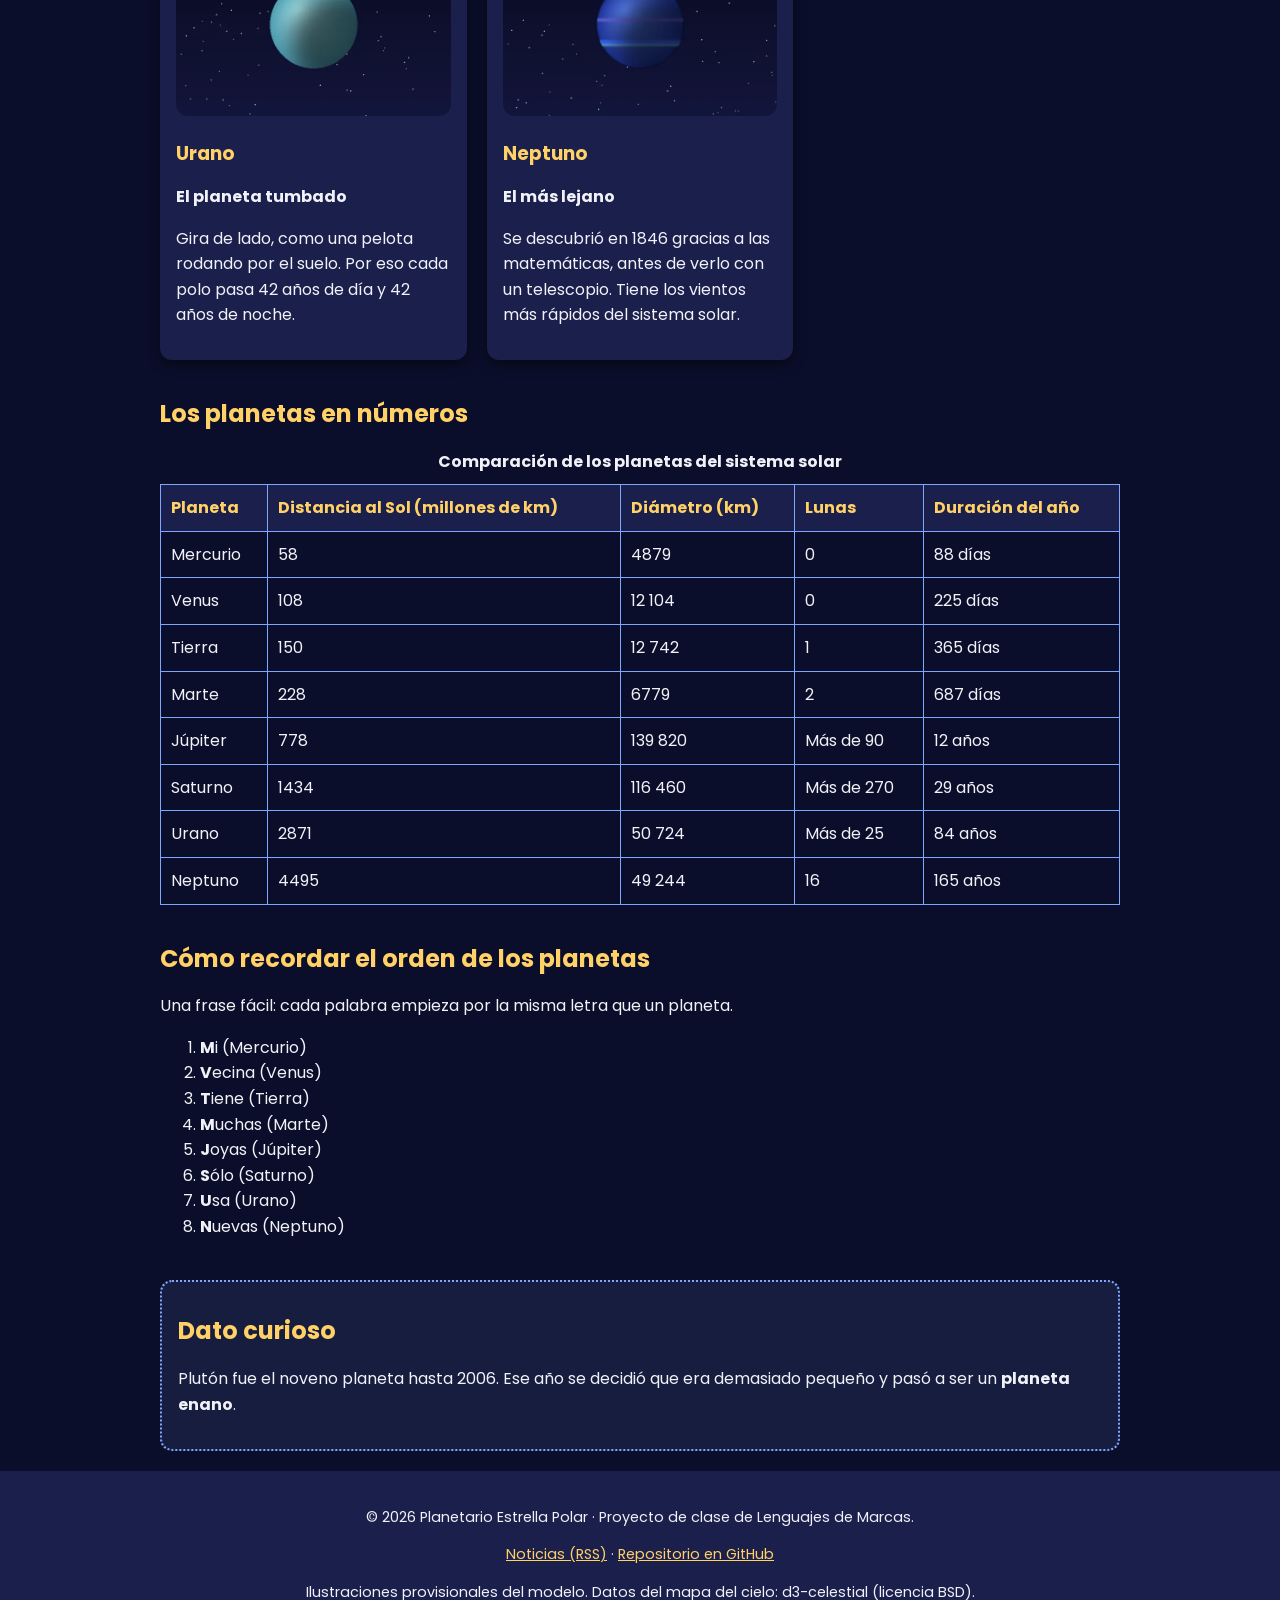
<file: sistema-solar.html>
<!DOCTYPE html>
<html lang="es">
<head>
  <meta charset="UTF-8">
  <meta name="viewport" content="width=device-width, initial-scale=1.0">
  <meta name="description" content="Los ocho planetas del sistema solar, sus curiosidades y una tabla para compararlos.">
  <title>Sistema solar · Planetario Estrella Polar</title>
  <link rel="icon" href="img/favicon.svg" type="image/svg+xml">
  <link rel="alternate" type="application/rss+xml" title="Noticias del planetario" href="noticias.xml">
  <link href="https://fonts.googleapis.com/css2?family=Poppins:wght@400;700&amp;display=swap" rel="stylesheet">
  <link rel="stylesheet" href="css/estilos.css?v=2">
  <script src="js/script.js?v=2" defer></script>
</head>
<body>
  <header>
    <img class="logo" src="img/logo.svg" alt="Logotipo del planetario: un planeta amarillo con un anillo azul" width="80" height="80">
    <p>Planetario Estrella Polar</p>
  </header>

  <nav>
    <ul>
      <li><a href="index.html">Inicio</a></li>
      <li><a href="constelaciones.html">Constelaciones</a></li>
      <li><a href="mapa.html">Mapa del cielo</a></li>
      <li><a href="sistema-solar.html" class="activo">Sistema solar</a></li>
      <li><a href="mitos.html">Mitos</a></li>
      <li><a href="astronomos.html">Astrónomos</a></li>
      <li><a href="galeria.html">Galería</a></li>
      <li><a href="sesiones.html">Sesiones y precios</a></li>
      <li><a href="contacto.html">Contacto</a></li>
    </ul>
  </nav>

  <main>
    <h1>El sistema solar</h1>
    <p>El sistema solar es nuestro barrio en el espacio. En el centro está el Sol, una estrella, y a su alrededor giran ocho planetas, sus lunas y millones de asteroides y cometas.</p>
    <p>Los cuatro primeros planetas son <strong>rocosos</strong> y pequeños. Los cuatro últimos son <strong>gigantes</strong> hechos sobre todo de gas y hielo.</p>

    <section>
      <h2>Los ocho planetas</h2>
      <div class="tarjetas">
        <article class="tarjeta">
          <img src="img/mercurio.webp" alt="Ilustración del planeta Mercurio sobre un fondo de estrellas" width="600" height="400">
          <h3>Mercurio</h3>
          <p><strong>El más rápido</strong></p>
          <p>Es el planeta más cercano al Sol y da una vuelta completa en solo 88 días. Casi no tiene atmósfera, así que de día llega a 430 °C y de noche baja a -180 °C.</p>
        </article>
        <article class="tarjeta">
          <img src="img/venus.webp" alt="Ilustración del planeta Venus sobre un fondo de estrellas" width="600" height="400">
          <h3>Venus</h3>
          <p><strong>El más caliente</strong></p>
          <p>Aunque está más lejos que Mercurio, es el más caliente (unos 465 °C) porque sus nubes atrapan el calor. Gira al revés que casi todos los planetas.</p>
        </article>
        <article class="tarjeta">
          <img src="img/tierra.webp" alt="Ilustración del planeta Tierra sobre un fondo de estrellas" width="600" height="400">
          <h3>Tierra</h3>
          <p><strong>Nuestro hogar</strong></p>
          <p>Es el único planeta donde sabemos que hay vida. Tiene agua líquida, una atmósfera que nos protege y una luna que nos acompaña.</p>
        </article>
        <article class="tarjeta">
          <img src="img/marte.webp" alt="Ilustración del planeta Marte sobre un fondo de estrellas" width="600" height="400">
          <h3>Marte</h3>
          <p><strong>El planeta rojo</strong></p>
          <p>Su color viene del óxido de hierro, como el de la herrumbre. Allí está el Monte Olimpo, el volcán más alto del sistema solar, con unos 22 km de altura.</p>
        </article>
        <article class="tarjeta">
          <img src="img/jupiter.webp" alt="Ilustración del planeta Júpiter sobre un fondo de estrellas" width="600" height="400">
          <h3>Júpiter</h3>
          <p><strong>El gigante</strong></p>
          <p>Es el planeta más grande: dentro cabrían unas 1300 Tierras. Su Gran Mancha Roja es una tormenta más grande que nuestro planeta.</p>
        </article>
        <article class="tarjeta">
          <img src="img/saturno.webp" alt="Ilustración del planeta Saturno sobre un fondo de estrellas" width="600" height="400">
          <h3>Saturno</h3>
          <p><strong>El de los anillos</strong></p>
          <p>Sus anillos están hechos de trozos de hielo y roca. Es tan poco denso que, si existiera una bañera gigante, flotaría en el agua.</p>
        </article>
        <article class="tarjeta">
          <img src="img/urano.webp" alt="Ilustración del planeta Urano sobre un fondo de estrellas" width="600" height="400">
          <h3>Urano</h3>
          <p><strong>El planeta tumbado</strong></p>
          <p>Gira de lado, como una pelota rodando por el suelo. Por eso cada polo pasa 42 años de día y 42 años de noche.</p>
        </article>
        <article class="tarjeta">
          <img src="img/neptuno.webp" alt="Ilustración del planeta Neptuno sobre un fondo de estrellas" width="600" height="400">
          <h3>Neptuno</h3>
          <p><strong>El más lejano</strong></p>
          <p>Se descubrió en 1846 gracias a las matemáticas, antes de verlo con un telescopio. Tiene los vientos más rápidos del sistema solar.</p>
        </article>
      </div>
    </section>

    <section>
      <h2>Los planetas en números</h2>
      <table>
        <caption>Comparación de los planetas del sistema solar</caption>
        <thead>
          <tr>
            <th>Planeta</th>
            <th>Distancia al Sol (millones de km)</th>
            <th>Diámetro (km)</th>
            <th>Lunas</th>
            <th>Duración del año</th>
          </tr>
        </thead>
        <tbody>
          <tr>
            <td>Mercurio</td>
            <td>58</td>
            <td>4879</td>
            <td>0</td>
            <td>88 días</td>
          </tr>
          <tr>
            <td>Venus</td>
            <td>108</td>
            <td>12 104</td>
            <td>0</td>
            <td>225 días</td>
          </tr>
          <tr>
            <td>Tierra</td>
            <td>150</td>
            <td>12 742</td>
            <td>1</td>
            <td>365 días</td>
          </tr>
          <tr>
            <td>Marte</td>
            <td>228</td>
            <td>6779</td>
            <td>2</td>
            <td>687 días</td>
          </tr>
          <tr>
            <td>Júpiter</td>
            <td>778</td>
            <td>139 820</td>
            <td>Más de 90</td>
            <td>12 años</td>
          </tr>
          <tr>
            <td>Saturno</td>
            <td>1434</td>
            <td>116 460</td>
            <td>Más de 270</td>
            <td>29 años</td>
          </tr>
          <tr>
            <td>Urano</td>
            <td>2871</td>
            <td>50 724</td>
            <td>Más de 25</td>
            <td>84 años</td>
          </tr>
          <tr>
            <td>Neptuno</td>
            <td>4495</td>
            <td>49 244</td>
            <td>16</td>
            <td>165 años</td>
          </tr>
        </tbody>
      </table>
    </section>

    <section>
      <h2>Cómo recordar el orden de los planetas</h2>
      <p>Una frase fácil: cada palabra empieza por la misma letra que un planeta.</p>
      <ol>
        <li><strong>M</strong>i (Mercurio)</li>
        <li><strong>V</strong>ecina (Venus)</li>
        <li><strong>T</strong>iene (Tierra)</li>
        <li><strong>M</strong>uchas (Marte)</li>
        <li><strong>J</strong>oyas (Júpiter)</li>
        <li><strong>S</strong>ólo (Saturno)</li>
        <li><strong>U</strong>sa (Urano)</li>
        <li><strong>N</strong>uevas (Neptuno)</li>
      </ol>
    </section>

    <aside class="dato-curioso">
      <h2>Dato curioso</h2>
      <p>Plutón fue el noveno planeta hasta 2006. Ese año se decidió que era demasiado pequeño y pasó a ser un <strong>planeta enano</strong>.</p>
    </aside>
  </main>

  <footer>
    <p>&copy; 2026 Planetario Estrella Polar · Proyecto de clase de Lenguajes de Marcas.</p>
    <p>
      <a href="noticias.xml">Noticias (RSS)</a> ·
      <a href="https://github.com/kiravsl2018/planetario-modelo" target="_blank" rel="noopener">Repositorio en GitHub</a>
    </p>
    <p>Ilustraciones provisionales del modelo. Datos del mapa del cielo: d3-celestial (licencia BSD).</p>
  </footer>
</body>
</html>
</file>
<file: css/estilos.css>
/* =========================================
   Hoja de estilos del Planetario Estrella Polar
   ========================================= */

/* 1. Variables: los colores y medidas que se repiten */
:root {
  --color-fondo: #0b0e2a;
  --color-fondo-claro: #1b1f4b;
  --color-texto: #f1f1f8;
  --color-principal: #ffd166;
  --color-secundario: #7fa7ff;
  --radio: 12px;
}

/* 2. Modelo de caja: el ancho incluye padding y borde */
* {
  box-sizing: border-box;
}

/* 3. Estilos generales */
body {
  margin: 0;
  font-family: 'Poppins', system-ui, Arial, sans-serif;
  background-color: var(--color-fondo);
  color: var(--color-texto);
  line-height: 1.6;
}

img {
  max-width: 100%;
  height: auto;
}

a {
  color: var(--color-principal);
}

h1,
h2,
h3 {
  color: var(--color-principal);
  line-height: 1.2;
}

/* 4. Cabecera */
header {
  background: linear-gradient(to right, #1b1f4b, #3a2e6e);
  padding: 20px;
  text-align: center;
}

.logo {
  width: 80px;
  animation: flotar 4s ease-in-out infinite;
}

/* 5. Barra de navegación: Flexbox + sticky */
nav {
  position: sticky;
  top: 0;
  z-index: 10;
  background-color: rgba(11, 14, 42, 0.9);
  border-bottom: 2px solid var(--color-secundario);
}

nav ul {
  display: flex;
  justify-content: center;
  flex-wrap: wrap;
  gap: 10px;
  list-style: none;
  margin: 0;
  padding: 10px;
}

nav a {
  display: block;
  padding: 8px 16px;
  color: var(--color-texto);
  text-decoration: none;
  border-radius: var(--radio);
  transition: background-color 0.3s, color 0.3s;
}

nav a:hover {
  background-color: var(--color-principal);
  color: var(--color-fondo);
}

/* Página en la que estás */
nav a.activo {
  border: 2px dashed var(--color-principal);
}

/* Foco visible al navegar con el teclado (Tab) */
a:focus,
input:focus,
select:focus,
textarea:focus,
button:focus {
  outline: 3px solid var(--color-secundario);
}

/* 6. Contenido principal */
main {
  max-width: 1000px;
  margin: 0 auto;
  padding: 20px;
}

section {
  margin-bottom: 40px;
}

/* Portada: el fondo de estrellas se queda quieto al hacer scroll */
.inicio {
  background-image: url("../img/cielo.webp");
  background-size: cover;
  background-attachment: fixed;
}

/* La cúpula del planetario: solo se redondean las esquinas de arriba */
.cupula {
  background-image: url("../img/cielo.webp");
  background-size: cover;
  padding: 80px 20px 40px;
  border-radius: 300px 300px 0 0;
  border-bottom: 8px solid var(--color-secundario);
  box-shadow: 0 0 40px rgba(127, 167, 255, 0.4);
  text-align: center;
}

/* Programa de hoy con aspecto de entrada de cine */
.entrada {
  background-color: rgba(27, 31, 75, 0.8);
  border: 2px dashed var(--color-principal);
  border-radius: var(--radio);
  padding: 16px 24px;
}

.estrella {
  animation: brillar 2s ease-in-out infinite;
}

/* Misma animación, pero cada estrella a su ritmo */
.lenta {
  animation-duration: 3.5s;
}

.rapida {
  animation-duration: 1.2s;
}

/* El título de la cúpula brilla un poco */
.cupula h1 {
  text-shadow: 0 0 12px rgba(255, 209, 102, 0.7);
}

.boton {
  display: inline-block;
  padding: 10px 24px;
  background-color: var(--color-principal);
  color: var(--color-fondo);
  text-decoration: none;
  font-weight: bold;
  border-radius: var(--radio);
  transition: background-color 0.3s, color 0.3s;
}

/* Al pasar el ratón, el botón cambia de color poco a poco */
.boton:hover,
button:hover {
  background-color: var(--color-secundario);
  color: var(--color-texto);
}

/* 7. Tarjetas de constelaciones: Grid */
.tarjetas {
  display: grid;
  grid-template-columns: repeat(3, 1fr);
  gap: 20px;
}

.tarjeta {
  position: relative;
  background-color: var(--color-fondo-claro);
  padding: 16px;
  border-radius: var(--radio);
  box-shadow: 0 4px 12px rgba(0, 0, 0, 0.5);
  transition: transform 0.3s, box-shadow 0.3s;
}

.tarjeta:hover {
  transform: translateY(-6px);
  box-shadow: 0 8px 20px rgba(127, 167, 255, 0.4);
}

.tarjeta img {
  border-radius: var(--radio);
  transition: transform 0.3s;
}

/* La imagen crece un poco al pasar el ratón por la tarjeta */
.tarjeta:hover img {
  transform: scale(1.05);
}

/* Mitos: imagen a la izquierda y texto a la derecha (Flexbox) */
.mito {
  display: flex;
  align-items: center;
  gap: 20px;
  margin-bottom: 24px;
  padding: 16px;
  background-color: var(--color-fondo-claro);
  border-radius: var(--radio);
}

.mito img {
  width: 40%;
  border-radius: var(--radio);
}

/* Galería de imágenes (Grid) */
.galeria {
  display: grid;
  grid-template-columns: repeat(3, 1fr);
  gap: 16px;
}

figure {
  margin: 0;
  background-color: var(--color-fondo-claro);
  padding: 10px;
  border-radius: var(--radio);
  box-shadow: 0 4px 12px rgba(0, 0, 0, 0.5);
}

figure img {
  border-radius: var(--radio);
}

figcaption {
  text-align: center;
  font-size: 0.9rem;
  margin-top: 6px;
}

/* Etiqueta "Nuevo" encima de la tarjeta */
.etiqueta {
  position: absolute;
  top: 10px;
  right: 10px;
  background-color: var(--color-principal);
  color: var(--color-fondo);
  padding: 2px 10px;
  border-radius: var(--radio);
  font-size: 0.8rem;
  font-weight: bold;
}

/* Caja de dato curioso */
.dato-curioso {
  border: 2px dotted var(--color-secundario);
  border-radius: var(--radio);
  padding: 16px;
  background-color: rgba(127, 167, 255, 0.1);
}

/* Vídeo e iframe */
video,
iframe {
  width: 100%;
  border-radius: var(--radio);
}

iframe {
  height: 400px;
  border: 0;
}

/* Mapa del cielo */
.mapa {
  text-align: center;
}

.mapa img {
  border-radius: 50%;
  box-shadow: 0 0 30px rgba(127, 167, 255, 0.4);
}

/* Leyenda del mapa: cada estación lleva un borde izquierdo de su color */
.leyenda {
  display: flex;
  flex-wrap: wrap;
  gap: 10px;
  list-style: none;
  padding: 0;
}

.leyenda li {
  padding: 6px 12px;
  border-radius: 6px;
  background-color: var(--color-fondo-claro);
}

.todo-el-ano { border-left: 8px solid #ffffff; }
.invierno { border-left: 8px solid #7fa7ff; }
.primavera { border-left: 8px solid #7ee08a; }
.verano { border-left: 8px solid #ff9f6b; }
.otono { border-left: 8px solid #ffd166; }

/* JavaScript: botones de filtro de constelaciones */
.filtros {
  display: flex;
  flex-wrap: wrap;
  gap: 8px;
  margin-bottom: 20px;
}

/* El JS pone esta clase a las tarjetas que no coinciden con el filtro */
.oculta {
  display: none;
}

/* JavaScript: "Apagar las luces". El JS pone la clase apagada en el body */
header,
nav,
main section,
aside,
footer {
  transition: opacity 0.6s;
}

.apagada header,
.apagada nav,
.apagada main section,
.apagada aside,
.apagada footer {
  opacity: 0.15;
}

/* La cúpula sigue encendida y brilla más */
.apagada .cupula {
  opacity: 1;
  box-shadow: 0 0 80px rgba(255, 209, 102, 0.5);
}

#boton-dato {
  margin-top: 10px;
}

/* 8. Tabla de horarios */
table {
  width: 100%;
  border-collapse: collapse;
}

caption {
  font-weight: bold;
  margin-bottom: 10px;
}

th,
td {
  border: 1px solid var(--color-secundario);
  padding: 10px;
  text-align: left;
}

/* La fila se ilumina al pasar el ratón */
tbody tr:hover {
  background-color: rgba(127, 167, 255, 0.2);
}

th {
  background-color: var(--color-fondo-claro);
  color: var(--color-principal);
}

/* 9. Formulario */
form {
  background-color: var(--color-fondo-claro);
  padding: 20px;
  border-radius: var(--radio);
}

fieldset {
  border: 1px solid var(--color-secundario);
  border-radius: var(--radio);
  margin-bottom: 16px;
}

label {
  display: block;
  margin-top: 10px;
}

/* Los radio y el checkbox van en la misma línea que su texto */
.opcion {
  display: inline;
  margin-right: 16px;
}

/* La clase "campo" está en las cajas de texto, el select y el textarea */
.campo {
  width: 100%;
  padding: 8px;
  font-family: inherit;
  border-radius: 6px;
  border: 1px solid #999999;
}

button {
  padding: 10px 24px;
  background-color: var(--color-principal);
  color: var(--color-fondo);
  font-family: inherit;
  font-weight: bold;
  border: none;
  border-radius: var(--radio);
  cursor: pointer;
  transition: background-color 0.3s, color 0.3s;
}

/* 10. Pie de página */
footer {
  background-color: var(--color-fondo-claro);
  text-align: center;
  padding: 20px;
  font-size: 0.9rem;
}

/* 11. Animaciones */
@keyframes brillar {
  0% { opacity: 1; }
  50% { opacity: 0.3; }
  100% { opacity: 1; }
}

@keyframes flotar {
  0% { transform: translateY(0); }
  50% { transform: translateY(-8px); }
  100% { transform: translateY(0); }
}

/* 12. Responsive: tablet */
@media (max-width: 800px) {
  .tarjetas,
  .galeria {
    grid-template-columns: repeat(2, 1fr);
  }
}

/* Responsive: móvil */
@media (max-width: 500px) {
  .tarjetas,
  .galeria {
    grid-template-columns: 1fr;
  }

  /* Menú: los enlaces siguen en fila pero más pequeños */
  nav ul {
    gap: 4px;
    padding: 6px;
  }

  nav a {
    padding: 4px 8px;
    font-size: 0.85rem;
  }

  /* Logo y títulos más pequeños */
  .logo {
    width: 56px;
  }

  h1 {
    font-size: 1.6rem;
  }

  /* En los mitos, la imagen pasa arriba del texto */
  .mito {
    flex-direction: column;
  }

  .mito img {
    width: 100%;
  }

  iframe {
    height: 220px;
  }

  .cupula {
    padding: 50px 10px 30px;
    border-radius: 150px 150px 0 0;
  }

  /* La tabla se hace más compacta para que quepa en 360 px */
  th,
  td {
    padding: 4px;
    font-size: 0.8rem;
  }

  main {
    padding: 10px;
  }
}

/* Pantallas grandes: el contenido puede ser un poco más ancho */
@media (min-width: 1300px) {
  main {
    max-width: 1150px;
  }
}
</file>
